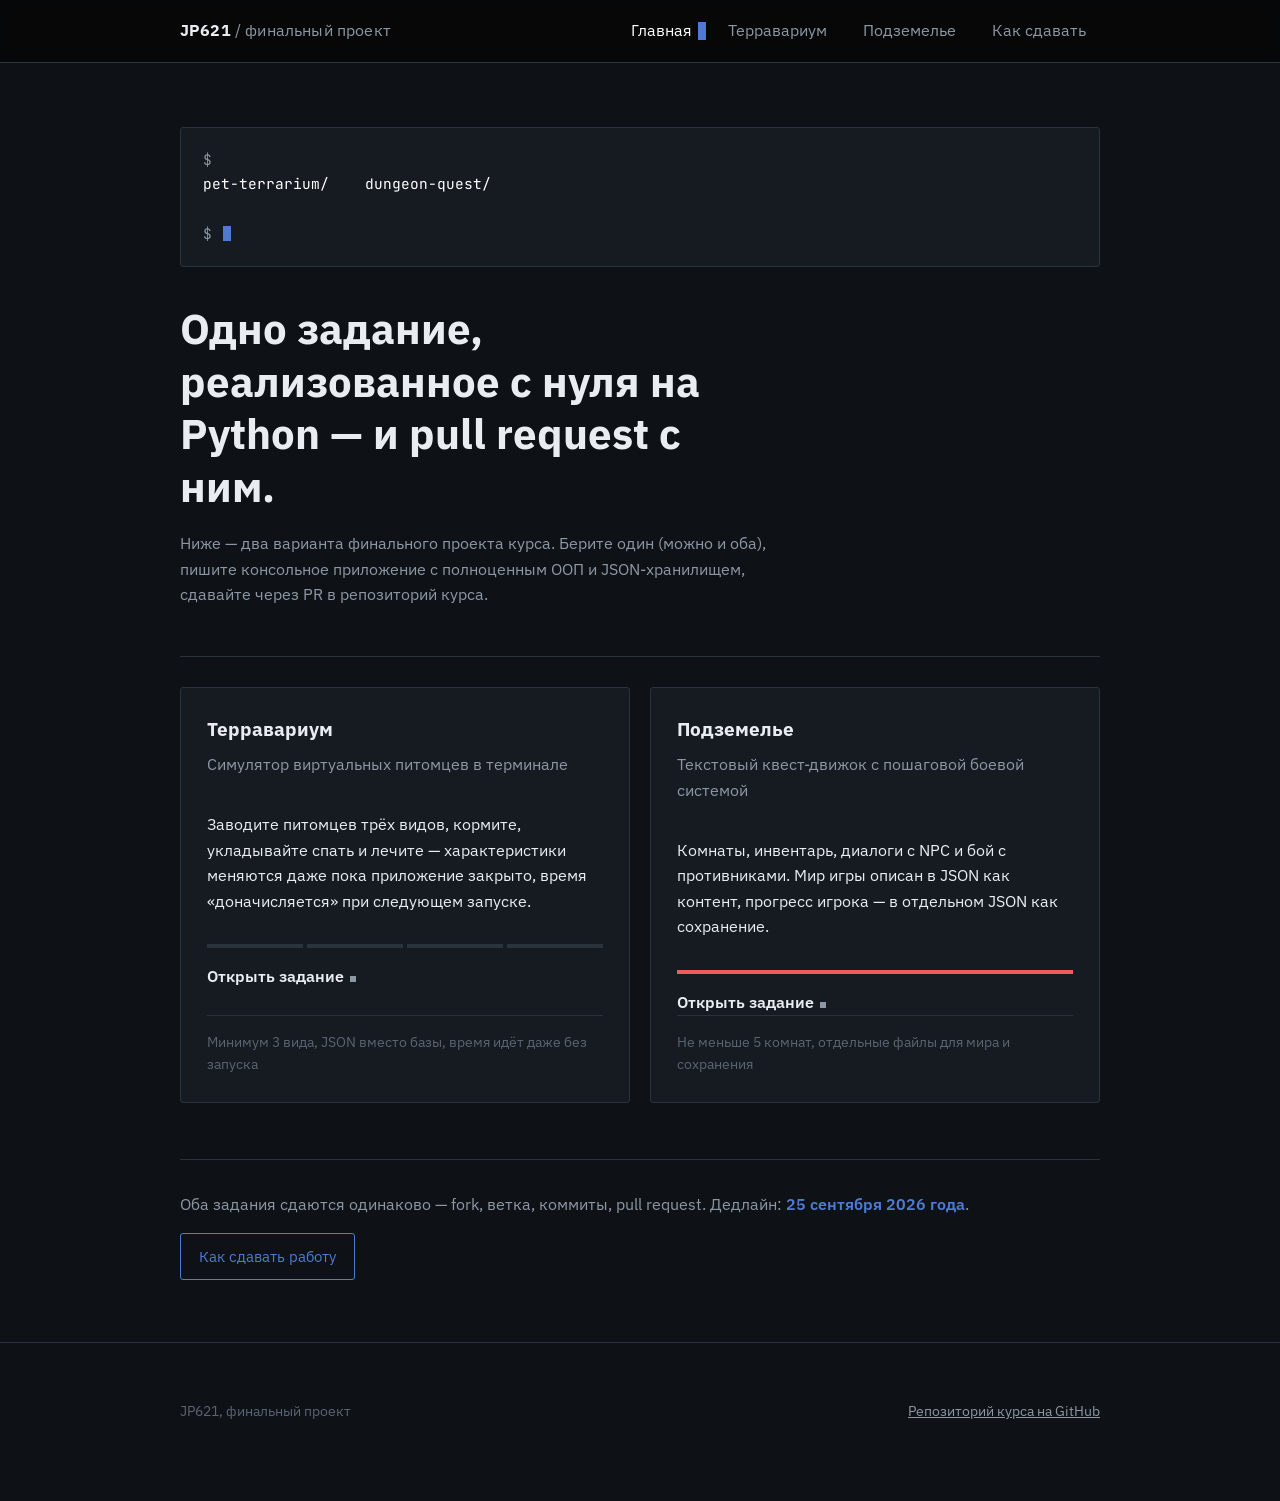
<file: docs/index.html>
<!doctype html>
<html lang="ru">
<head>
  <meta charset="utf-8" />
  <meta name="viewport" content="width=device-width, initial-scale=1" />
  <title>JP621 — финальный проект</title>
  <meta name="description" content="Два задания финального проекта курса JP621: Терравариум и Подземелье. Выберите одно, реализуйте на Python и сдайте через pull request." />
  <link rel="stylesheet" href="assets/style.css" />
</head>
<body>
  <header class="site-header">
    <div class="shell nav">
      <a class="nav-brand" href="index.html">JP621 <span class="dim">/ финальный проект</span></a>
      <button class="nav-toggle" aria-expanded="false" aria-controls="nav-links" aria-label="Открыть меню"><span></span></button>
      <ul class="nav-links" id="nav-links">
        <li><a href="index.html" aria-current="page">Главная</a></li>
        <li><a href="pet-terrarium.html">Терравариум</a></li>
        <li><a href="dungeon-quest.html">Подземелье</a></li>
        <li><a href="submission.html">Как сдавать</a></li>
      </ul>
    </div>
  </header>

  <section class="hero shell">
    <div class="terminal" role="img" aria-label="Терминал: ls projects/ выводит pet-terrarium и dungeon-quest, затем cat README.md">
      <div class="line"><span class="prompt">$ </span><span class="type-cmd" style="--n:12; --d:0.15s">ls projects/</span></div>
      <div class="line type-out" style="--d:0.85s"><span class="out">pet-terrarium/    dungeon-quest/</span></div>
      <div class="line">&nbsp;</div>
      <div class="line"><span class="prompt">$ </span><span class="type-cmd" style="--n:13; --d:1.25s">cat README.md</span><span class="caret" style="--d:1.85s"></span></div>
    </div>

    <h1>Одно задание, реализованное с нуля на Python — и pull request с ним.</h1>
    <p>
      Ниже — два варианта финального проекта курса. Берите один (можно и оба),
      пишите консольное приложение с полноценным ООП и JSON-хранилищем, сдавайте
      через PR в репозиторий курса.
    </p>
  </section>

  <main class="shell">
    <div class="grid-2">
      <a class="card terrarium" href="pet-terrarium.html">
        <h3>Терравариум</h3>
        <p class="tagline">Симулятор виртуальных питомцев в терминале</p>
        <p>
          Заводите питомцев трёх видов, кормите, укладывайте спать и лечите —
          характеристики меняются даже пока приложение закрыто, время
          «доначисляется» при следующем запуске.
        </p>
        <div class="vitals" aria-hidden="true">
          <span></span><span></span><span></span><span></span>
        </div>
        <span class="go">Открыть задание</span>
        <div class="meta">Минимум 3 вида, JSON вместо базы, время идёт даже без запуска</div>
      </a>

      <a class="card dungeon" href="dungeon-quest.html">
        <h3>Подземелье</h3>
        <p class="tagline">Текстовый квест-движок с пошаговой боевой системой</p>
        <p>
          Комнаты, инвентарь, диалоги с NPC и бой с противниками. Мир игры
          описан в JSON как контент, прогресс игрока — в отдельном JSON как
          сохранение.
        </p>
        <div class="hp-bar" aria-hidden="true"></div>
        <span class="go">Открыть задание</span>
        <div class="meta">Не меньше 5 комнат, отдельные файлы для мира и сохранения</div>
      </a>
    </div>

    <div class="cta-footer">
      <p>Оба задания сдаются одинаково — fork, ветка, коммиты, pull request. Дедлайн: <strong>25 сентября 2026 года</strong>.</p>
      <a class="btn" href="submission.html">Как сдавать работу</a>
    </div>
  </main>

  <footer class="site-footer">
    <div class="shell row">
      <span>JP621, финальный проект</span>
      <a href="https://github.com/ZakharMarinin/JP621-Final-Project" target="_blank" rel="noopener">Репозиторий курса на GitHub</a>
    </div>
  </footer>

  <script src="assets/script.js"></script>
</body>
</html>
</file>
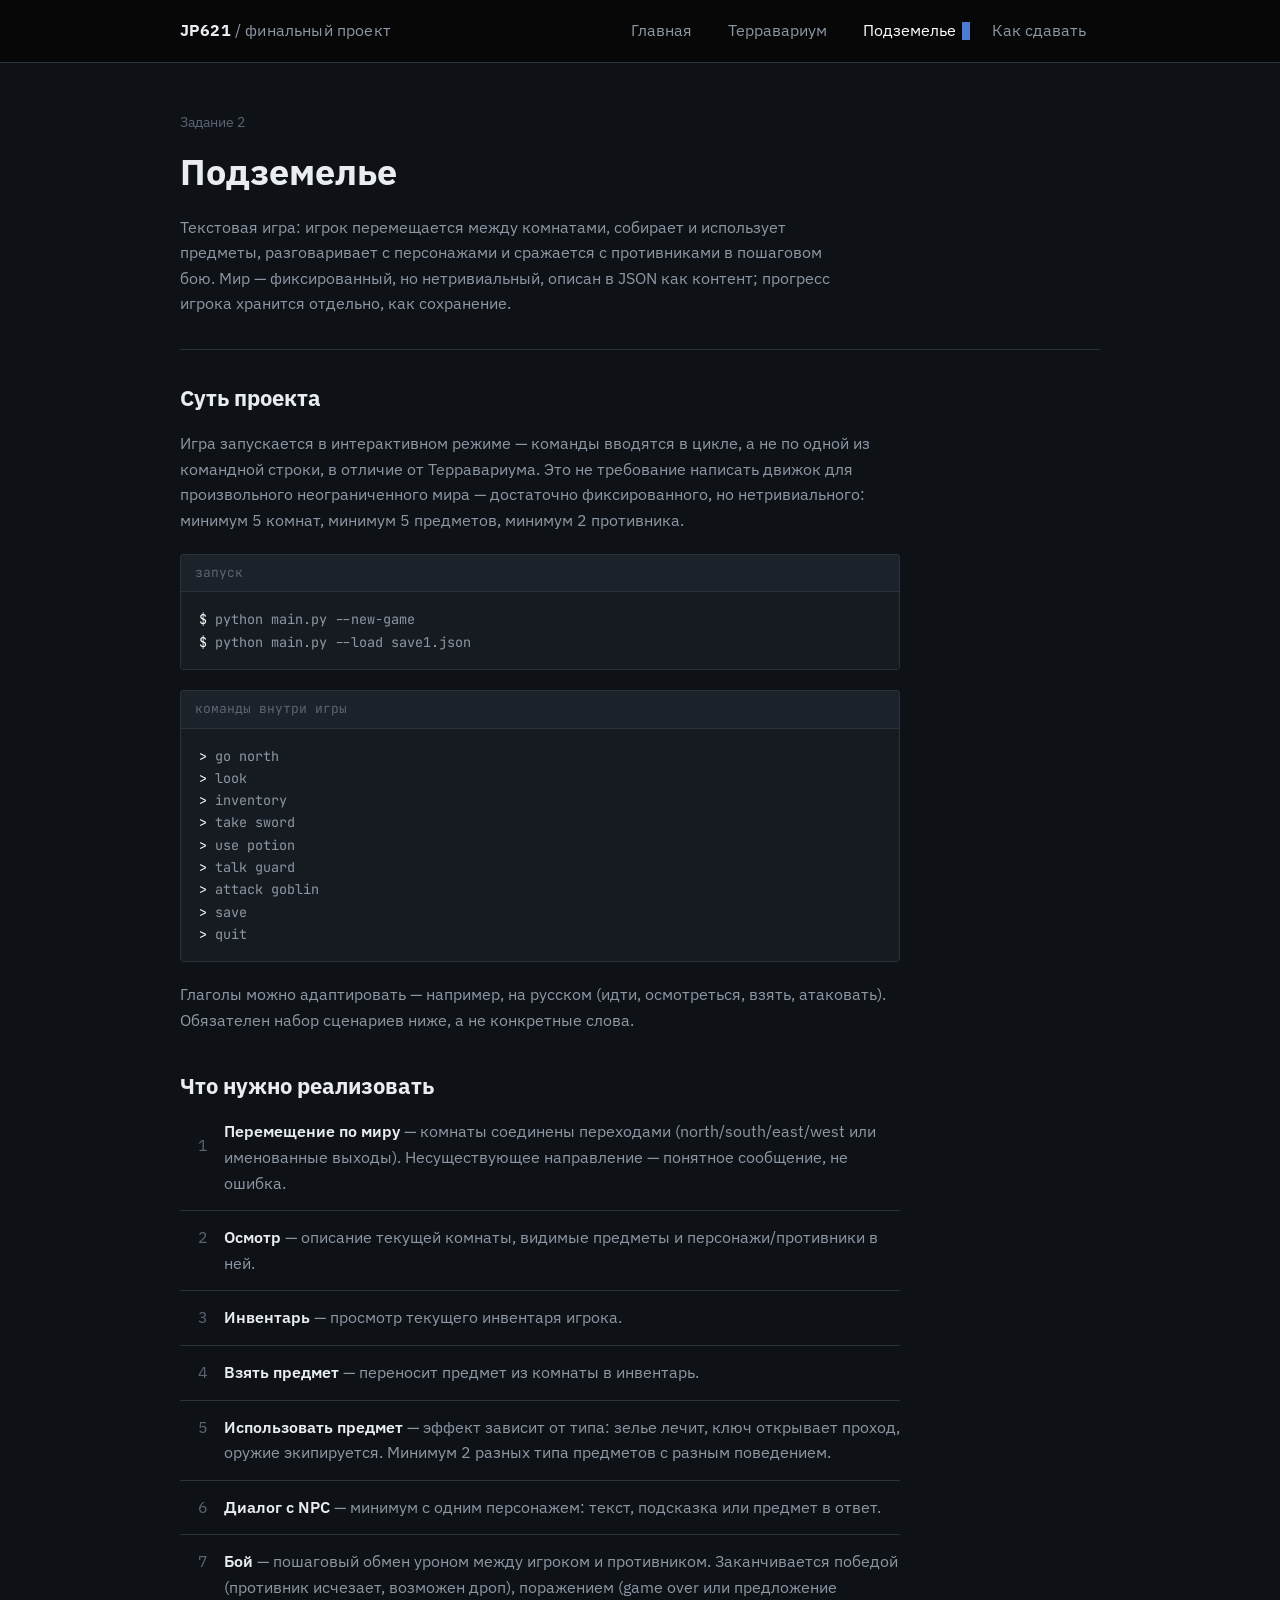
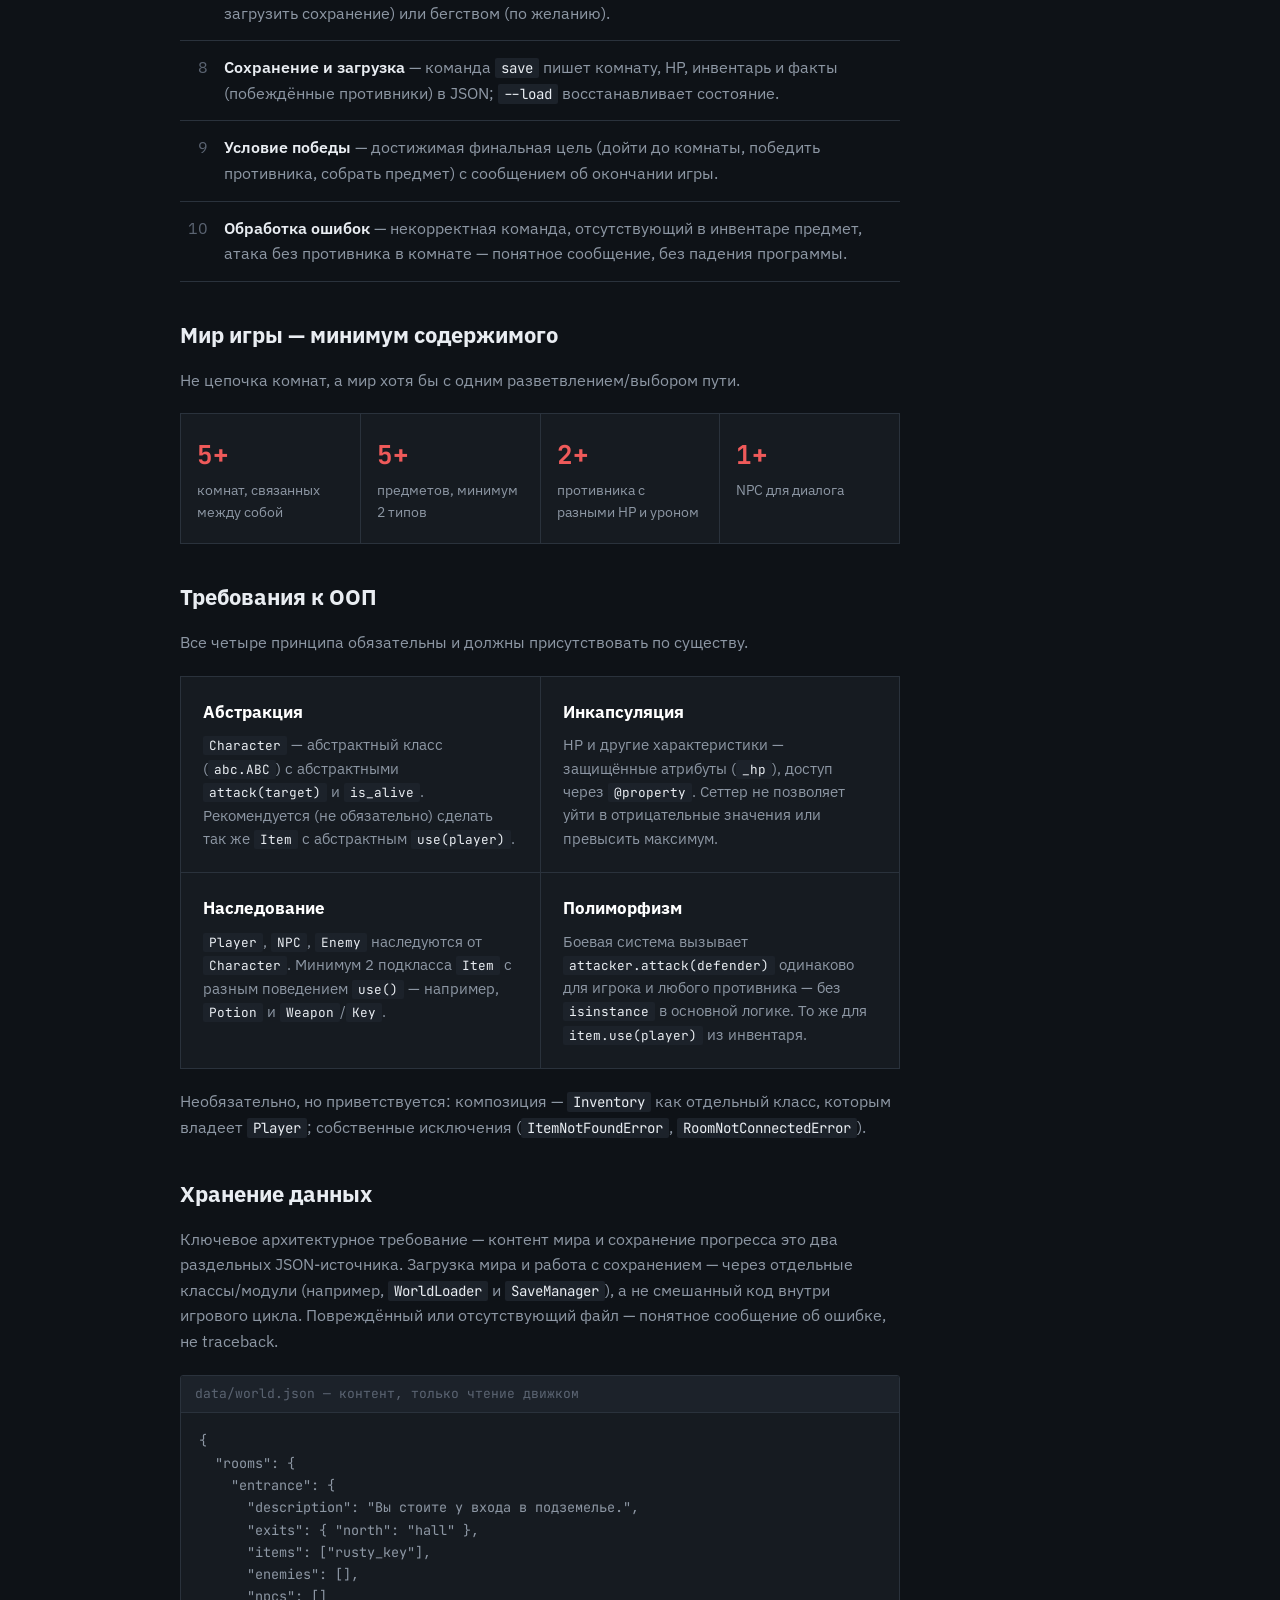
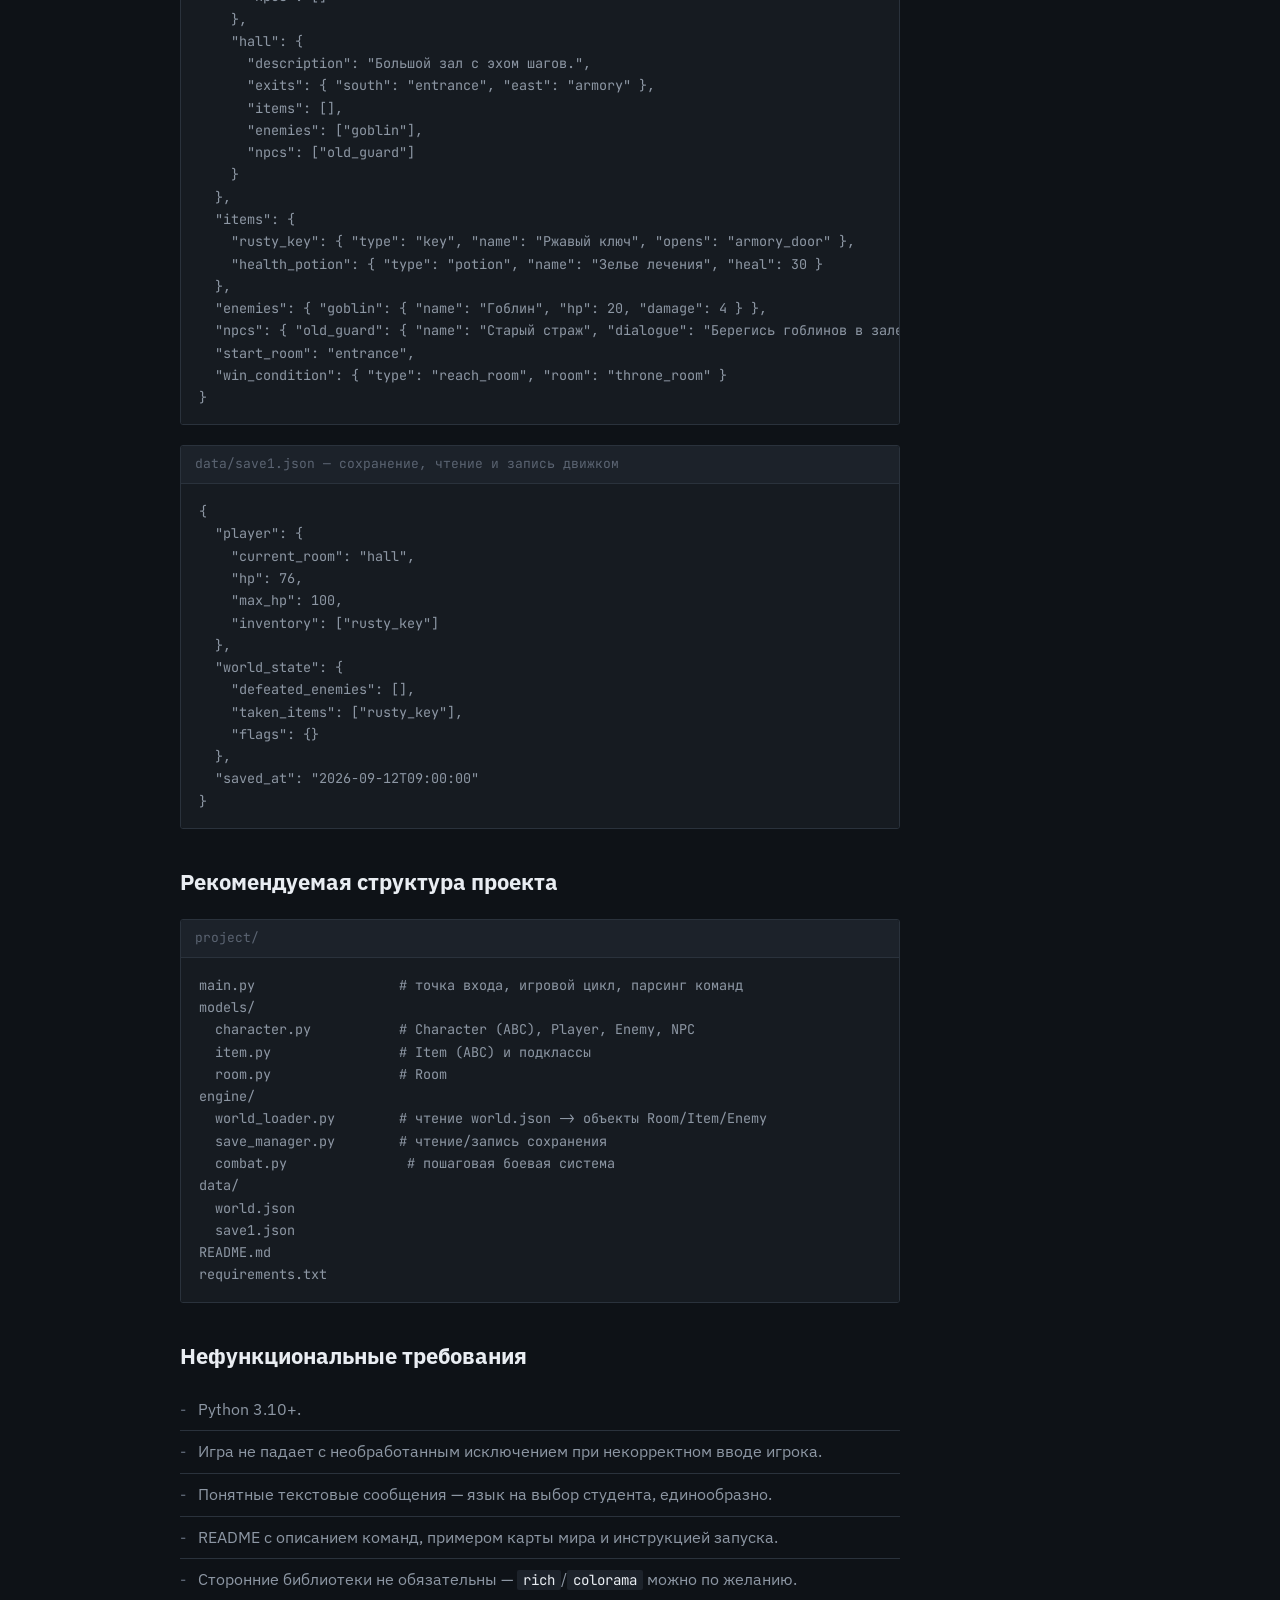
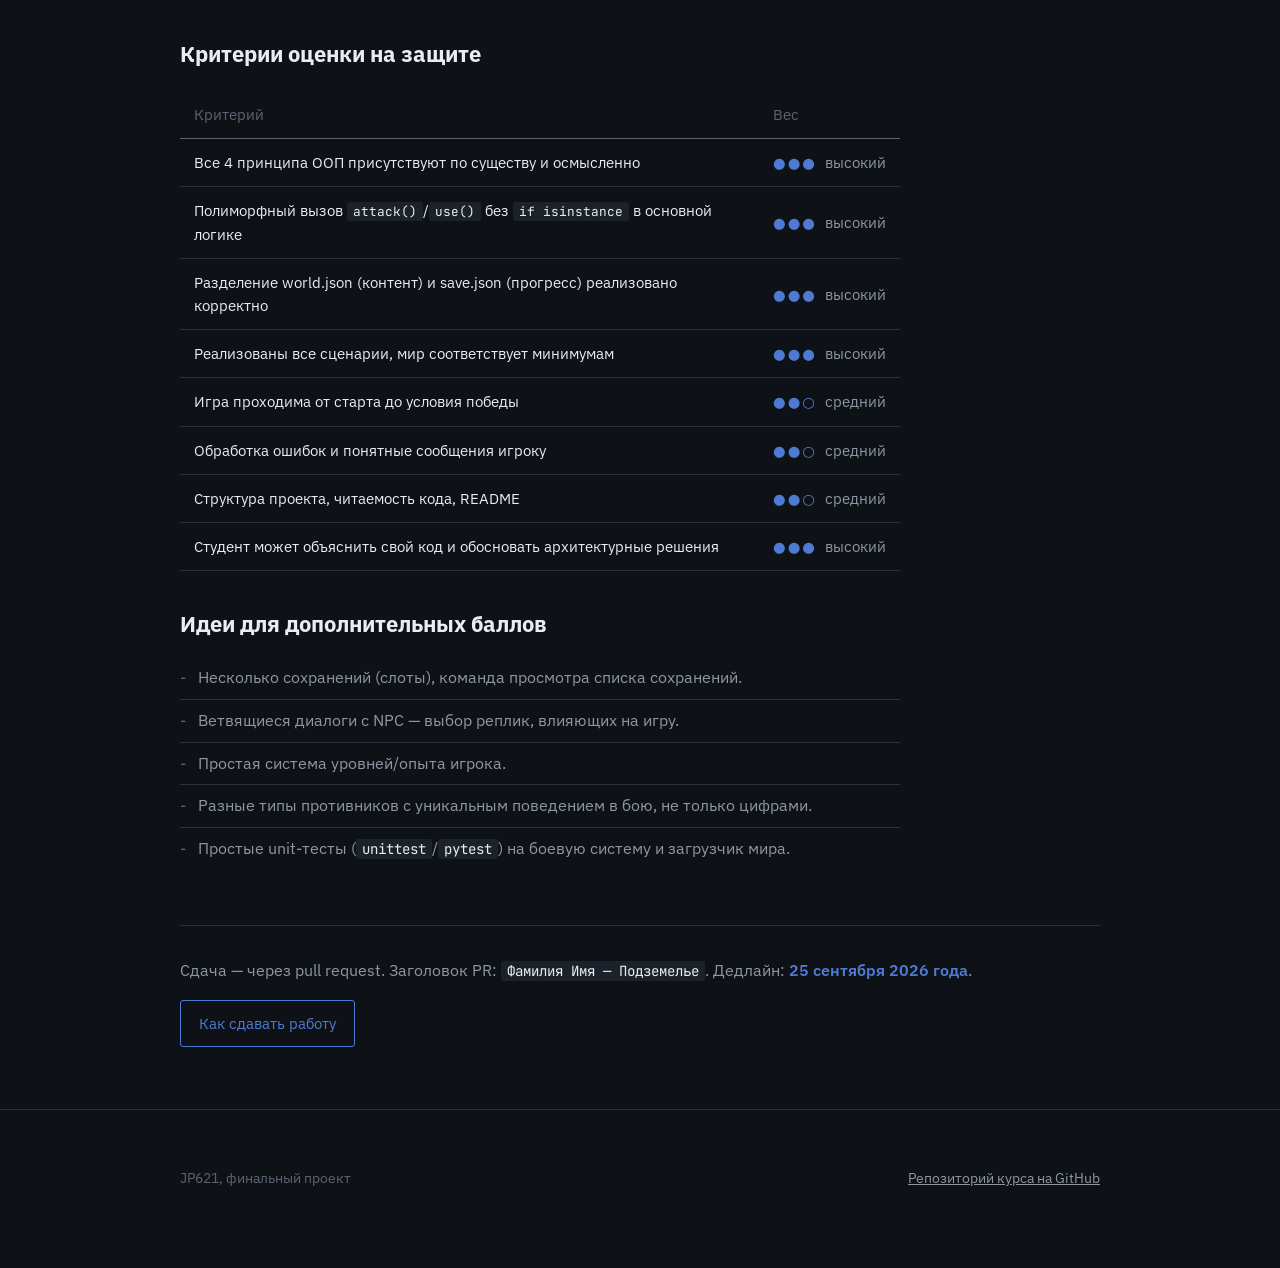
<file: docs/dungeon-quest.html>
<!doctype html>
<html lang="ru">
<head>
  <meta charset="utf-8" />
  <meta name="viewport" content="width=device-width, initial-scale=1" />
  <title>Подземелье — JP621</title>
  <meta name="description" content="ТЗ: Подземелье — текстовый квест-движок с боевой системой. Требования, мир игры, ООП, хранение данных, критерии оценки." />
  <link rel="stylesheet" href="assets/style.css" />
</head>
<body>
  <header class="site-header">
    <div class="shell nav">
      <a class="nav-brand" href="index.html">JP621 <span class="dim">/ финальный проект</span></a>
      <button class="nav-toggle" aria-expanded="false" aria-controls="nav-links" aria-label="Открыть меню"><span></span></button>
      <ul class="nav-links" id="nav-links">
        <li><a href="index.html">Главная</a></li>
        <li><a href="pet-terrarium.html">Терравариум</a></li>
        <li><a href="dungeon-quest.html" aria-current="page">Подземелье</a></li>
        <li><a href="submission.html">Как сдавать</a></li>
      </ul>
    </div>
  </header>

  <div class="shell page-title">
    <p class="kicker">Задание 2</p>
    <h1>Подземелье</h1>
    <p>
      Текстовая игра: игрок перемещается между комнатами, собирает и
      использует предметы, разговаривает с персонажами и сражается с
      противниками в пошаговом бою. Мир — фиксированный, но нетривиальный,
      описан в JSON как контент; прогресс игрока хранится отдельно, как
      сохранение.
    </p>
  </div>

  <main class="shell">
    <div class="prose">
      <section>
        <h2>Суть проекта</h2>
        <p>
          Игра запускается в интерактивном режиме — команды вводятся в цикле,
          а не по одной из командной строки, в отличие от Терравариума. Это не
          требование написать движок для произвольного неограниченного мира —
          достаточно фиксированного, но нетривиального: минимум 5 комнат,
          минимум 5 предметов, минимум 2 противника.
        </p>
        <div class="code-block">
          <div class="tab">запуск</div>
          <pre><span class="hl">$</span> python main.py --new-game
<span class="hl">$</span> python main.py --load save1.json</pre>
        </div>
        <div class="code-block">
          <div class="tab">команды внутри игры</div>
          <pre><span class="hl">&gt;</span> go north
<span class="hl">&gt;</span> look
<span class="hl">&gt;</span> inventory
<span class="hl">&gt;</span> take sword
<span class="hl">&gt;</span> use potion
<span class="hl">&gt;</span> talk guard
<span class="hl">&gt;</span> attack goblin
<span class="hl">&gt;</span> save
<span class="hl">&gt;</span> quit</pre>
        </div>
        <p>Глаголы можно адаптировать — например, на русском (идти, осмотреться, взять, атаковать). Обязателен набор сценариев ниже, а не конкретные слова.</p>
      </section>

      <section>
        <h2>Что нужно реализовать</h2>
        <ol class="reqs">
          <li><strong>Перемещение по миру</strong> — комнаты соединены переходами (north/south/east/west или именованные выходы). Несуществующее направление — понятное сообщение, не ошибка.</li>
          <li><strong>Осмотр</strong> — описание текущей комнаты, видимые предметы и персонажи/противники в ней.</li>
          <li><strong>Инвентарь</strong> — просмотр текущего инвентаря игрока.</li>
          <li><strong>Взять предмет</strong> — переносит предмет из комнаты в инвентарь.</li>
          <li><strong>Использовать предмет</strong> — эффект зависит от типа: зелье лечит, ключ открывает проход, оружие экипируется. Минимум 2 разных типа предметов с разным поведением.</li>
          <li><strong>Диалог с NPC</strong> — минимум с одним персонажем: текст, подсказка или предмет в ответ.</li>
          <li><strong>Бой</strong> — пошаговый обмен уроном между игроком и противником. Заканчивается победой (противник исчезает, возможен дроп), поражением (game over или предложение загрузить сохранение) или бегством (по желанию).</li>
          <li><strong>Сохранение и загрузка</strong> — команда <code>save</code> пишет комнату, HP, инвентарь и факты (побеждённые противники) в JSON; <code>--load</code> восстанавливает состояние.</li>
          <li><strong>Условие победы</strong> — достижимая финальная цель (дойти до комнаты, победить противника, собрать предмет) с сообщением об окончании игры.</li>
          <li><strong>Обработка ошибок</strong> — некорректная команда, отсутствующий в инвентаре предмет, атака без противника в комнате — понятное сообщение, без падения программы.</li>
        </ol>
      </section>

      <section>
        <h2>Мир игры — минимум содержимого</h2>
        <p>Не цепочка комнат, а мир хотя бы с одним разветвлением/выбором пути.</p>
        <div class="stats">
          <div class="stat"><div class="n">5+</div><div class="label">комнат, связанных между собой</div></div>
          <div class="stat"><div class="n">5+</div><div class="label">предметов, минимум 2 типов</div></div>
          <div class="stat"><div class="n">2+</div><div class="label">противника с разными HP и уроном</div></div>
          <div class="stat"><div class="n">1+</div><div class="label">NPC для диалога</div></div>
        </div>
      </section>

      <section>
        <h2>Требования к ООП</h2>
        <p>Все четыре принципа обязательны и должны присутствовать по существу.</p>
        <div class="principles">
          <div class="principle">
            <h3>Абстракция</h3>
            <p><code>Character</code> — абстрактный класс (<code>abc.ABC</code>) с абстрактными <code>attack(target)</code> и <code>is_alive</code>. Рекомендуется (не обязательно) сделать так же <code>Item</code> с абстрактным <code>use(player)</code>.</p>
          </div>
          <div class="principle">
            <h3>Инкапсуляция</h3>
            <p>HP и другие характеристики — защищённые атрибуты (<code>_hp</code>), доступ через <code>@property</code>. Сеттер не позволяет уйти в отрицательные значения или превысить максимум.</p>
          </div>
          <div class="principle">
            <h3>Наследование</h3>
            <p><code>Player</code>, <code>NPC</code>, <code>Enemy</code> наследуются от <code>Character</code>. Минимум 2 подкласса <code>Item</code> с разным поведением <code>use()</code> — например, <code>Potion</code> и <code>Weapon</code>/<code>Key</code>.</p>
          </div>
          <div class="principle">
            <h3>Полиморфизм</h3>
            <p>Боевая система вызывает <code>attacker.attack(defender)</code> одинаково для игрока и любого противника — без <code>isinstance</code> в основной логике. То же для <code>item.use(player)</code> из инвентаря.</p>
          </div>
        </div>
        <p>Необязательно, но приветствуется: композиция — <code>Inventory</code> как отдельный класс, которым владеет <code>Player</code>; собственные исключения (<code>ItemNotFoundError</code>, <code>RoomNotConnectedError</code>).</p>
      </section>

      <section>
        <h2>Хранение данных</h2>
        <p>
          Ключевое архитектурное требование — контент мира и сохранение прогресса это два раздельных JSON-источника. Загрузка мира и работа с сохранением — через отдельные классы/модули (например, <code>WorldLoader</code> и <code>SaveManager</code>), а не смешанный код внутри игрового цикла. Повреждённый или отсутствующий файл — понятное сообщение об ошибке, не traceback.
        </p>
        <div class="code-block">
          <div class="tab">data/world.json — контент, только чтение движком</div>
          <pre>{
  "rooms": {
    "entrance": {
      "description": "Вы стоите у входа в подземелье.",
      "exits": { "north": "hall" },
      "items": ["rusty_key"],
      "enemies": [],
      "npcs": []
    },
    "hall": {
      "description": "Большой зал с эхом шагов.",
      "exits": { "south": "entrance", "east": "armory" },
      "items": [],
      "enemies": ["goblin"],
      "npcs": ["old_guard"]
    }
  },
  "items": {
    "rusty_key": { "type": "key", "name": "Ржавый ключ", "opens": "armory_door" },
    "health_potion": { "type": "potion", "name": "Зелье лечения", "heal": 30 }
  },
  "enemies": { "goblin": { "name": "Гоблин", "hp": 20, "damage": 4 } },
  "npcs": { "old_guard": { "name": "Старый страж", "dialogue": "Берегись гоблинов в зале." } },
  "start_room": "entrance",
  "win_condition": { "type": "reach_room", "room": "throne_room" }
}</pre>
        </div>
        <div class="code-block">
          <div class="tab">data/save1.json — сохранение, чтение и запись движком</div>
          <pre>{
  "player": {
    "current_room": "hall",
    "hp": 76,
    "max_hp": 100,
    "inventory": ["rusty_key"]
  },
  "world_state": {
    "defeated_enemies": [],
    "taken_items": ["rusty_key"],
    "flags": {}
  },
  "saved_at": "2026-09-12T09:00:00"
}</pre>
        </div>
      </section>

      <section>
        <h2>Рекомендуемая структура проекта</h2>
        <div class="code-block">
          <div class="tab">project/</div>
          <pre>main.py                  # точка входа, игровой цикл, парсинг команд
models/
  character.py           # Character (ABC), Player, Enemy, NPC
  item.py                # Item (ABC) и подклассы
  room.py                # Room
engine/
  world_loader.py        # чтение world.json -> объекты Room/Item/Enemy
  save_manager.py        # чтение/запись сохранения
  combat.py               # пошаговая боевая система
data/
  world.json
  save1.json
README.md
requirements.txt</pre>
        </div>
      </section>

      <section>
        <h2>Нефункциональные требования</h2>
        <ul class="plain">
          <li>Python 3.10+.</li>
          <li>Игра не падает с необработанным исключением при некорректном вводе игрока.</li>
          <li>Понятные текстовые сообщения — язык на выбор студента, единообразно.</li>
          <li>README с описанием команд, примером карты мира и инструкцией запуска.</li>
          <li>Сторонние библиотеки не обязательны — <code>rich</code>/<code>colorama</code> можно по желанию.</li>
        </ul>
      </section>

      <section>
        <h2>Критерии оценки на защите</h2>
        <div class="table-wrap">
          <table class="criteria">
            <thead>
              <tr><th>Критерий</th><th>Вес</th></tr>
            </thead>
            <tbody>
              <tr><td>Все 4 принципа ООП присутствуют по существу и осмысленно</td><td class="weight"><span class="dots" aria-hidden="true">●●●</span>высокий</td></tr>
              <tr><td>Полиморфный вызов <code>attack()</code>/<code>use()</code> без <code>if isinstance</code> в основной логике</td><td class="weight"><span class="dots" aria-hidden="true">●●●</span>высокий</td></tr>
              <tr><td>Разделение world.json (контент) и save.json (прогресс) реализовано корректно</td><td class="weight"><span class="dots" aria-hidden="true">●●●</span>высокий</td></tr>
              <tr><td>Реализованы все сценарии, мир соответствует минимумам</td><td class="weight"><span class="dots" aria-hidden="true">●●●</span>высокий</td></tr>
              <tr><td>Игра проходима от старта до условия победы</td><td class="weight"><span class="dots" aria-hidden="true">●●○</span>средний</td></tr>
              <tr><td>Обработка ошибок и понятные сообщения игроку</td><td class="weight"><span class="dots" aria-hidden="true">●●○</span>средний</td></tr>
              <tr><td>Структура проекта, читаемость кода, README</td><td class="weight"><span class="dots" aria-hidden="true">●●○</span>средний</td></tr>
              <tr><td>Студент может объяснить свой код и обосновать архитектурные решения</td><td class="weight"><span class="dots" aria-hidden="true">●●●</span>высокий</td></tr>
            </tbody>
          </table>
        </div>
      </section>

      <section>
        <h2>Идеи для дополнительных баллов</h2>
        <ul class="plain">
          <li>Несколько сохранений (слоты), команда просмотра списка сохранений.</li>
          <li>Ветвящиеся диалоги с NPC — выбор реплик, влияющих на игру.</li>
          <li>Простая система уровней/опыта игрока.</li>
          <li>Разные типы противников с уникальным поведением в бою, не только цифрами.</li>
          <li>Простые unit-тесты (<code>unittest</code>/<code>pytest</code>) на боевую систему и загрузчик мира.</li>
        </ul>
      </section>
    </div>

    <div class="cta-footer">
      <p>Сдача — через pull request. Заголовок PR: <code>Фамилия Имя — Подземелье</code>. Дедлайн: <strong>25 сентября 2026 года</strong>.</p>
      <a class="btn" href="submission.html">Как сдавать работу</a>
    </div>
  </main>

  <footer class="site-footer">
    <div class="shell row">
      <span>JP621, финальный проект</span>
      <a href="https://github.com/ZakharMarinin/JP621-Final-Project" target="_blank" rel="noopener">Репозиторий курса на GitHub</a>
    </div>
  </footer>

  <script src="assets/script.js"></script>
</body>
</html>
</file>
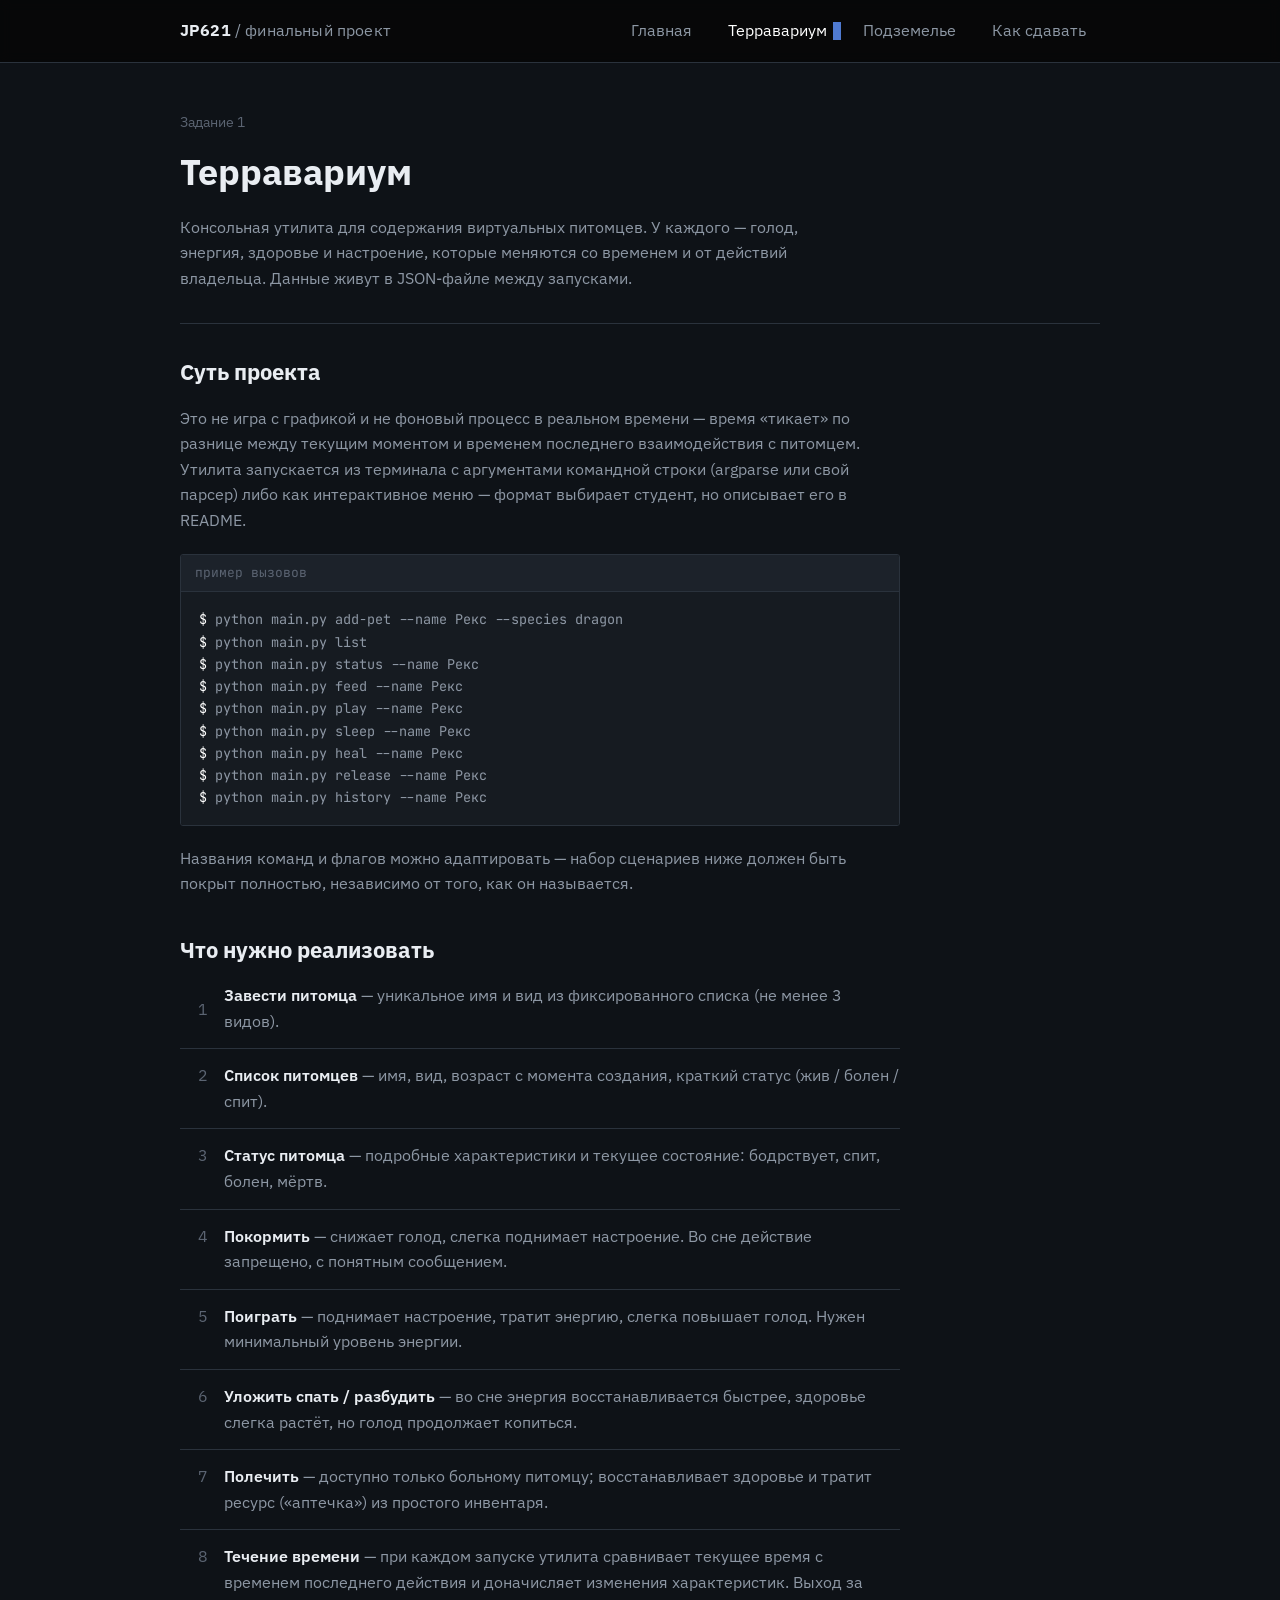
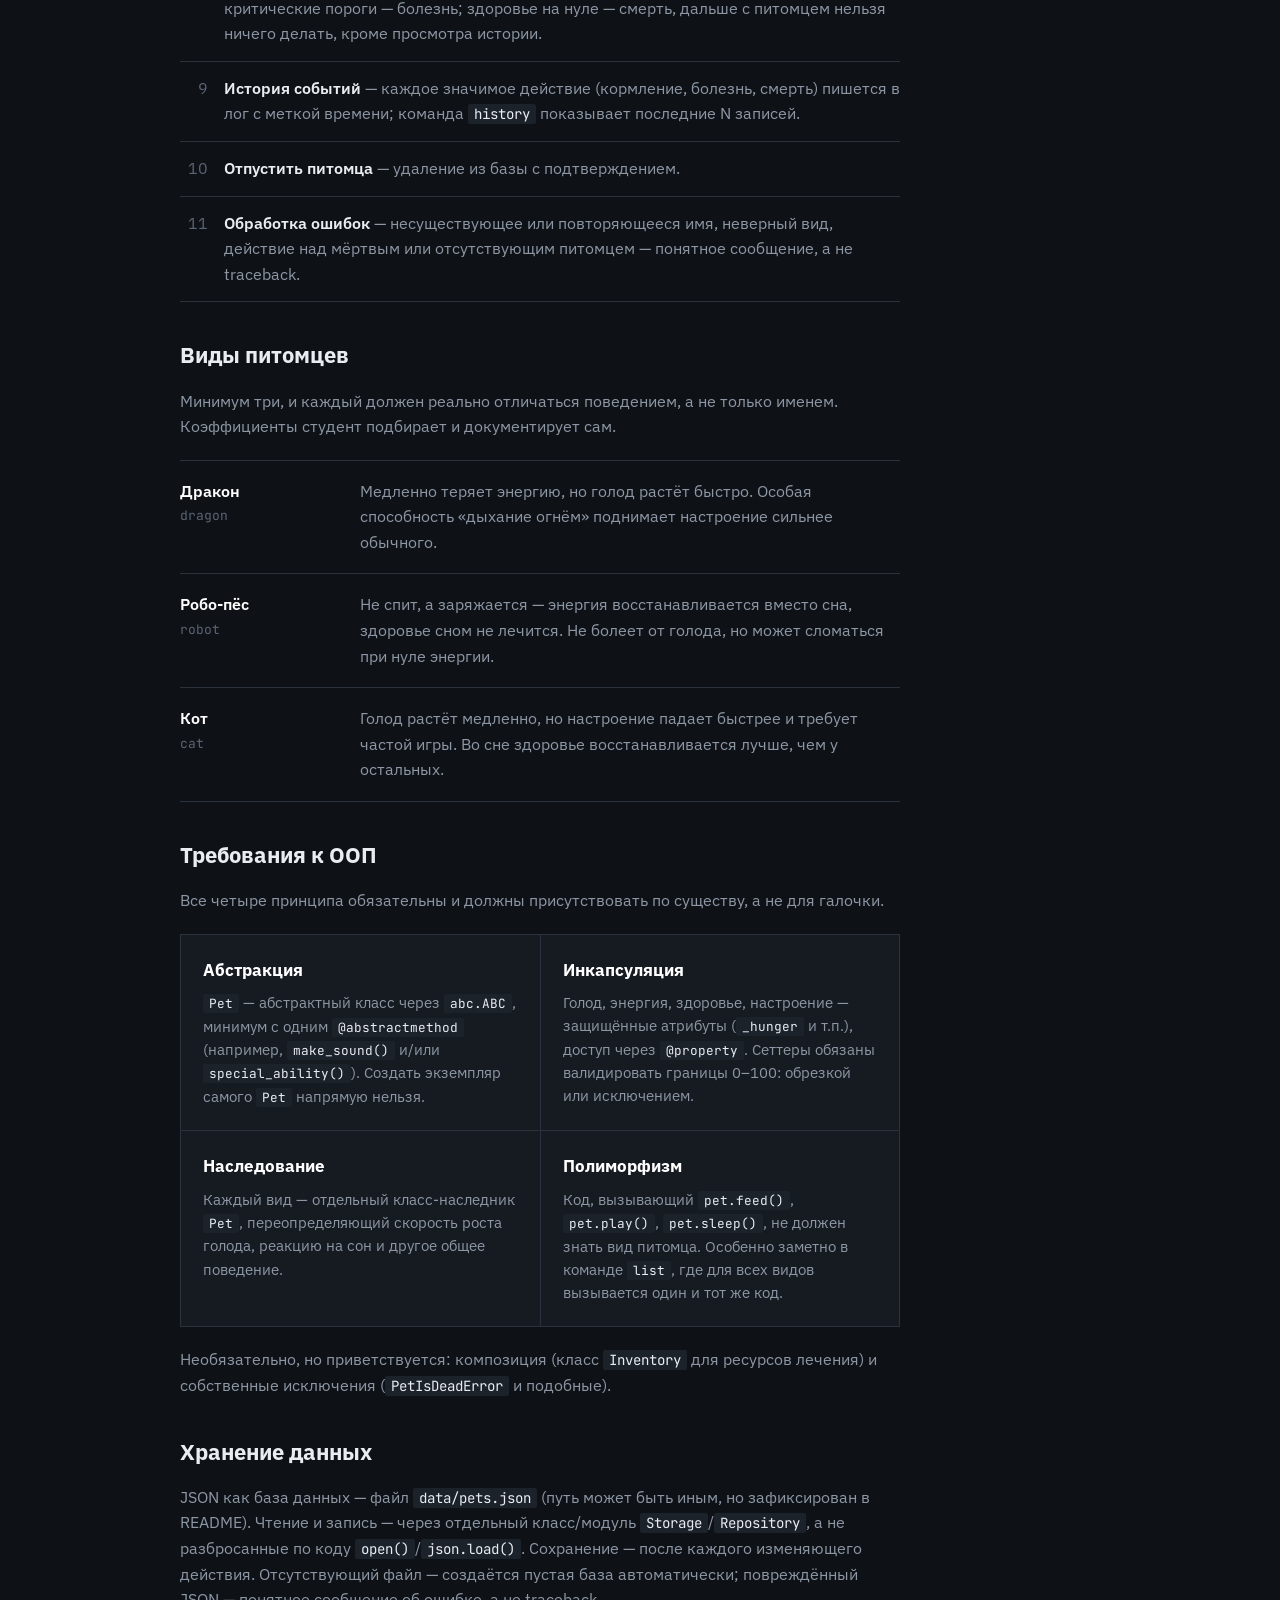
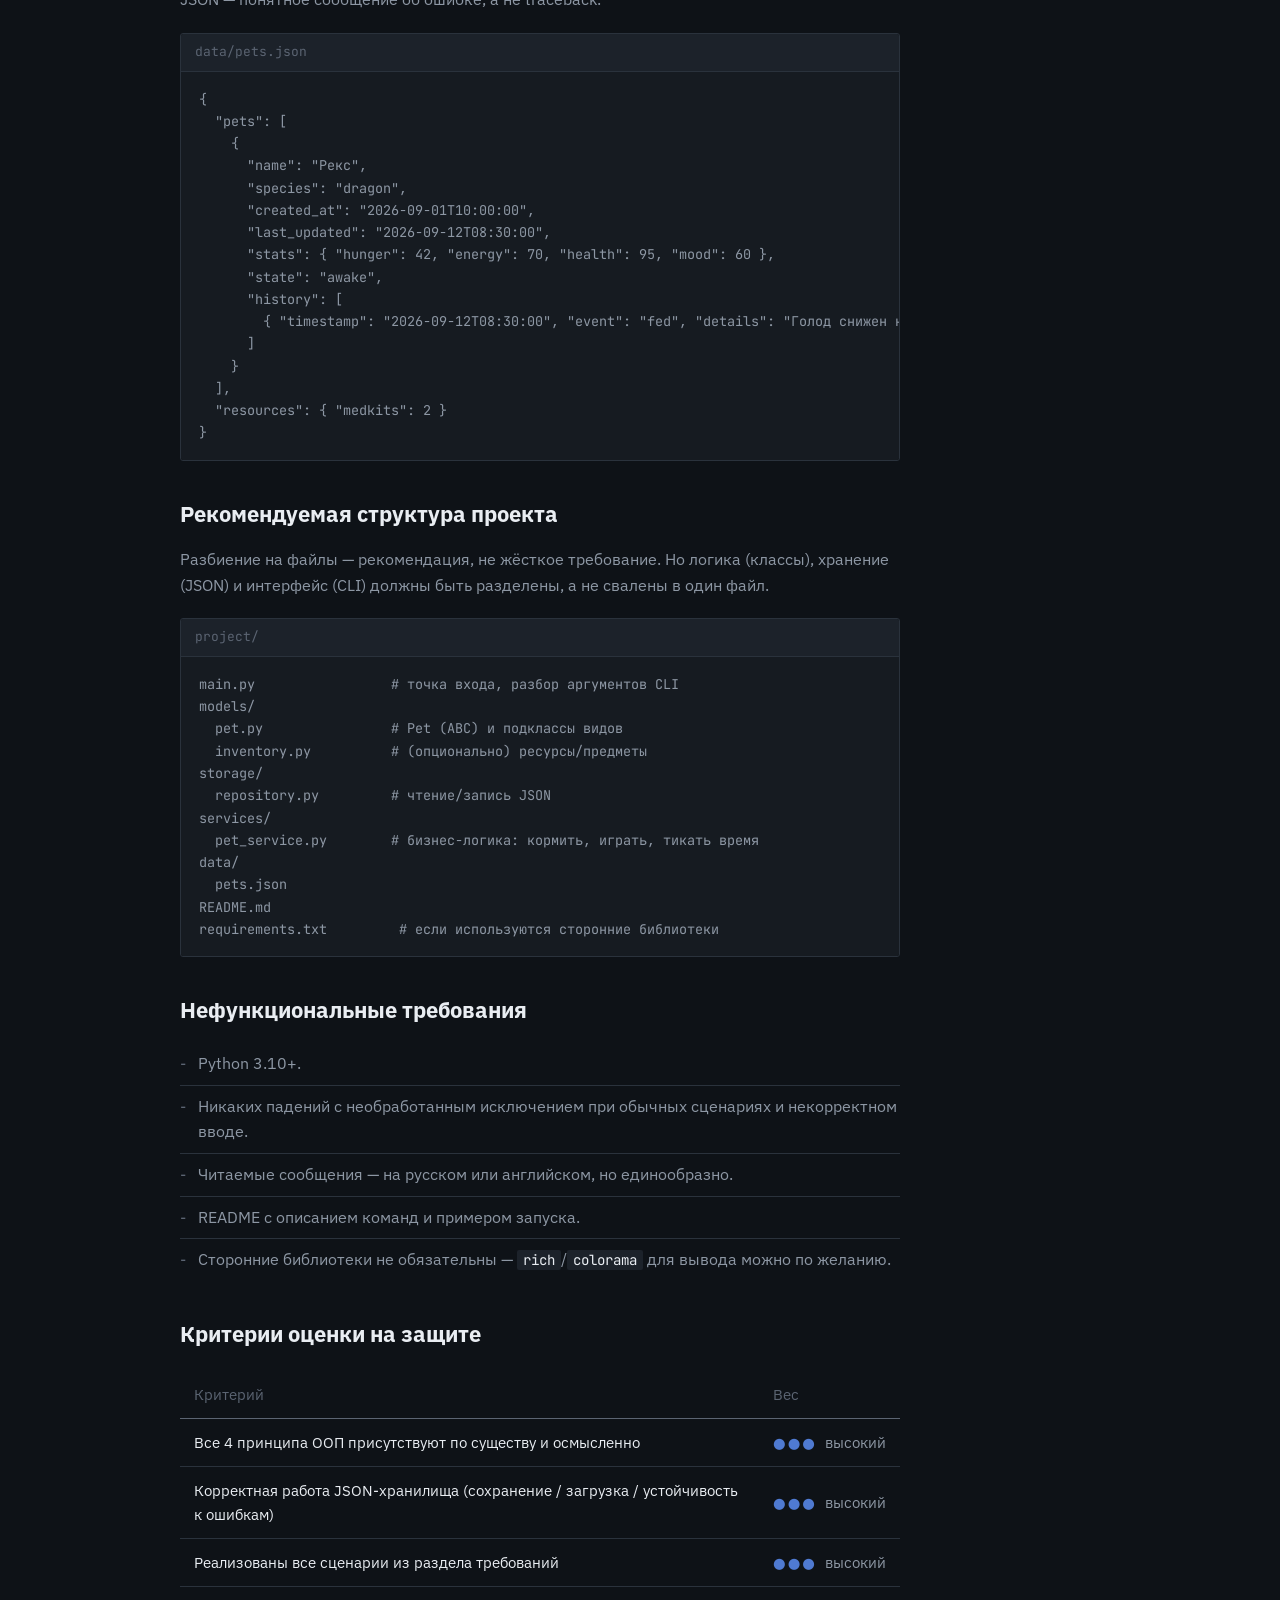
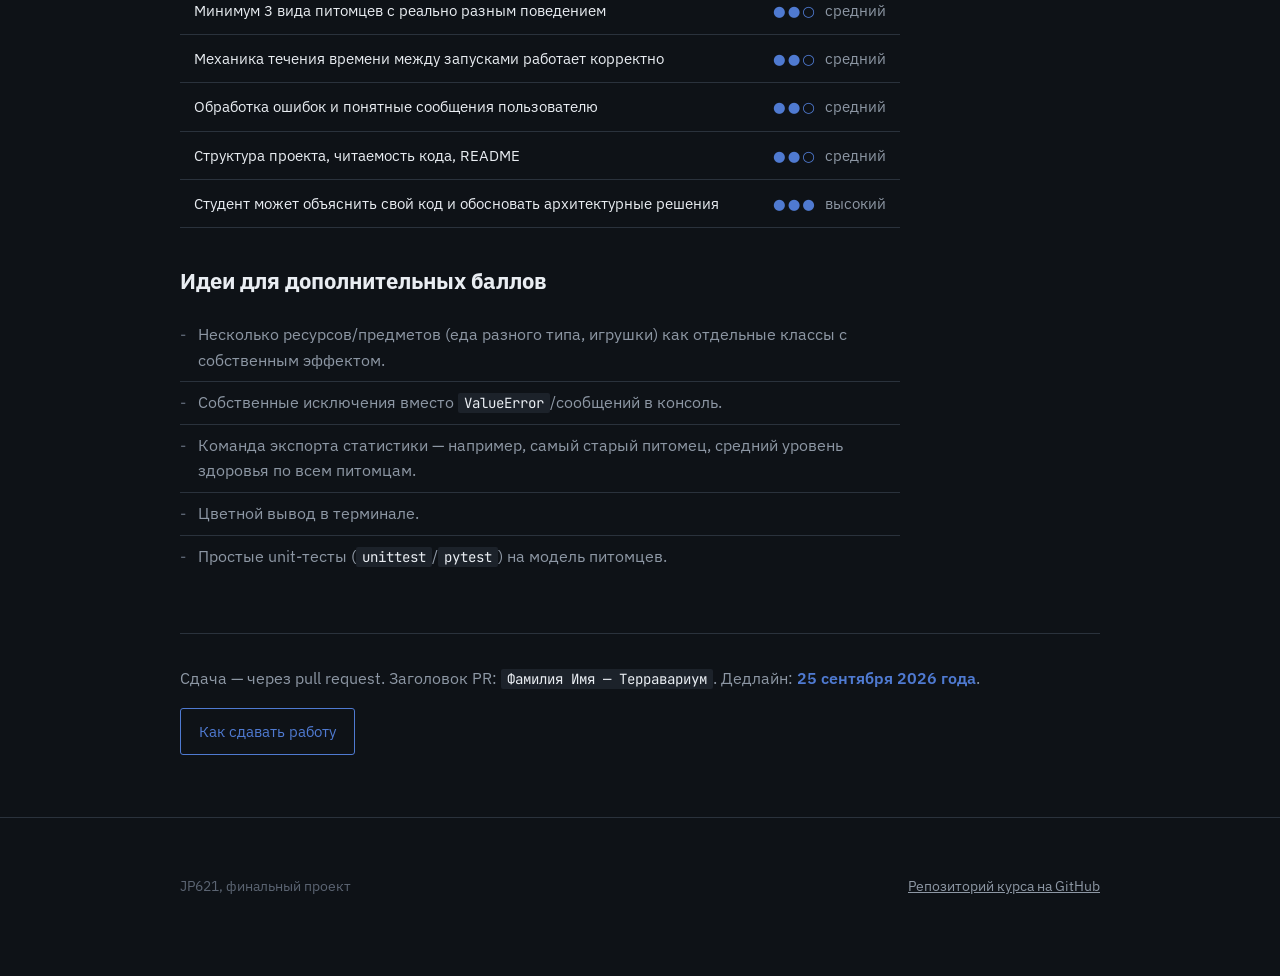
<file: docs/pet-terrarium.html>
<!doctype html>
<html lang="ru">
<head>
  <meta charset="utf-8" />
  <meta name="viewport" content="width=device-width, initial-scale=1" />
  <title>Терравариум — JP621</title>
  <meta name="description" content="ТЗ: Терравариум — симулятор виртуальных питомцев в терминале. Требования, виды питомцев, ООП, хранение данных, критерии оценки." />
  <link rel="stylesheet" href="assets/style.css" />
</head>
<body>
  <header class="site-header">
    <div class="shell nav">
      <a class="nav-brand" href="index.html">JP621 <span class="dim">/ финальный проект</span></a>
      <button class="nav-toggle" aria-expanded="false" aria-controls="nav-links" aria-label="Открыть меню"><span></span></button>
      <ul class="nav-links" id="nav-links">
        <li><a href="index.html">Главная</a></li>
        <li><a href="pet-terrarium.html" aria-current="page">Терравариум</a></li>
        <li><a href="dungeon-quest.html">Подземелье</a></li>
        <li><a href="submission.html">Как сдавать</a></li>
      </ul>
    </div>
  </header>

  <div class="shell page-title">
    <p class="kicker">Задание 1</p>
    <h1>Терравариум</h1>
    <p>
      Консольная утилита для содержания виртуальных питомцев. У каждого —
      голод, энергия, здоровье и настроение, которые меняются со временем и от
      действий владельца. Данные живут в JSON-файле между запусками.
    </p>
  </div>

  <main class="shell">
    <div class="prose">
      <section>
        <h2>Суть проекта</h2>
        <p>
          Это не игра с графикой и не фоновый процесс в реальном времени — время
          «тикает» по разнице между текущим моментом и временем последнего
          взаимодействия с питомцем. Утилита запускается из терминала с
          аргументами командной строки (argparse или свой парсер) либо как
          интерактивное меню — формат выбирает студент, но описывает его в
          README.
        </p>
        <div class="code-block">
          <div class="tab">пример вызовов</div>
          <pre><span class="hl">$</span> python main.py add-pet --name Рекс --species dragon
<span class="hl">$</span> python main.py list
<span class="hl">$</span> python main.py status --name Рекс
<span class="hl">$</span> python main.py feed --name Рекс
<span class="hl">$</span> python main.py play --name Рекс
<span class="hl">$</span> python main.py sleep --name Рекс
<span class="hl">$</span> python main.py heal --name Рекс
<span class="hl">$</span> python main.py release --name Рекс
<span class="hl">$</span> python main.py history --name Рекс</pre>
        </div>
        <p>
          Названия команд и флагов можно адаптировать — набор сценариев ниже
          должен быть покрыт полностью, независимо от того, как он называется.
        </p>
      </section>

      <section>
        <h2>Что нужно реализовать</h2>
        <ol class="reqs">
          <li><strong>Завести питомца</strong> — уникальное имя и вид из фиксированного списка (не менее 3 видов).</li>
          <li><strong>Список питомцев</strong> — имя, вид, возраст с момента создания, краткий статус (жив / болен / спит).</li>
          <li><strong>Статус питомца</strong> — подробные характеристики и текущее состояние: бодрствует, спит, болен, мёртв.</li>
          <li><strong>Покормить</strong> — снижает голод, слегка поднимает настроение. Во сне действие запрещено, с понятным сообщением.</li>
          <li><strong>Поиграть</strong> — поднимает настроение, тратит энергию, слегка повышает голод. Нужен минимальный уровень энергии.</li>
          <li><strong>Уложить спать / разбудить</strong> — во сне энергия восстанавливается быстрее, здоровье слегка растёт, но голод продолжает копиться.</li>
          <li><strong>Полечить</strong> — доступно только больному питомцу; восстанавливает здоровье и тратит ресурс («аптечка») из простого инвентаря.</li>
          <li><strong>Течение времени</strong> — при каждом запуске утилита сравнивает текущее время с временем последнего действия и доначисляет изменения характеристик. Выход за критические пороги — болезнь; здоровье на нуле — смерть, дальше с питомцем нельзя ничего делать, кроме просмотра истории.</li>
          <li><strong>История событий</strong> — каждое значимое действие (кормление, болезнь, смерть) пишется в лог с меткой времени; команда <code>history</code> показывает последние N записей.</li>
          <li><strong>Отпустить питомца</strong> — удаление из базы с подтверждением.</li>
          <li><strong>Обработка ошибок</strong> — несуществующее или повторяющееся имя, неверный вид, действие над мёртвым или отсутствующим питомцем — понятное сообщение, а не traceback.</li>
        </ol>
      </section>

      <section>
        <h2>Виды питомцев</h2>
        <p>Минимум три, и каждый должен реально отличаться поведением, а не только именем. Коэффициенты студент подбирает и документирует сам.</p>
        <dl class="dl">
          <div class="dl-row">
            <dt>Дракон<span class="code">dragon</span></dt>
            <dd>Медленно теряет энергию, но голод растёт быстро. Особая способность «дыхание огнём» поднимает настроение сильнее обычного.</dd>
          </div>
          <div class="dl-row">
            <dt>Робо-пёс<span class="code">robot</span></dt>
            <dd>Не спит, а заряжается — энергия восстанавливается вместо сна, здоровье сном не лечится. Не болеет от голода, но может сломаться при нуле энергии.</dd>
          </div>
          <div class="dl-row">
            <dt>Кот<span class="code">cat</span></dt>
            <dd>Голод растёт медленно, но настроение падает быстрее и требует частой игры. Во сне здоровье восстанавливается лучше, чем у остальных.</dd>
          </div>
        </dl>
      </section>

      <section>
        <h2>Требования к ООП</h2>
        <p>Все четыре принципа обязательны и должны присутствовать по существу, а не для галочки.</p>
        <div class="principles">
          <div class="principle">
            <h3>Абстракция</h3>
            <p><code>Pet</code> — абстрактный класс через <code>abc.ABC</code>, минимум с одним <code>@abstractmethod</code> (например, <code>make_sound()</code> и/или <code>special_ability()</code>). Создать экземпляр самого <code>Pet</code> напрямую нельзя.</p>
          </div>
          <div class="principle">
            <h3>Инкапсуляция</h3>
            <p>Голод, энергия, здоровье, настроение — защищённые атрибуты (<code>_hunger</code> и т.п.), доступ через <code>@property</code>. Сеттеры обязаны валидировать границы 0–100: обрезкой или исключением.</p>
          </div>
          <div class="principle">
            <h3>Наследование</h3>
            <p>Каждый вид — отдельный класс-наследник <code>Pet</code>, переопределяющий скорость роста голода, реакцию на сон и другое общее поведение.</p>
          </div>
          <div class="principle">
            <h3>Полиморфизм</h3>
            <p>Код, вызывающий <code>pet.feed()</code>, <code>pet.play()</code>, <code>pet.sleep()</code>, не должен знать вид питомца. Особенно заметно в команде <code>list</code>, где для всех видов вызывается один и тот же код.</p>
          </div>
        </div>
        <p>Необязательно, но приветствуется: композиция (класс <code>Inventory</code> для ресурсов лечения) и собственные исключения (<code>PetIsDeadError</code> и подобные).</p>
      </section>

      <section>
        <h2>Хранение данных</h2>
        <p>
          JSON как база данных — файл <code>data/pets.json</code> (путь может быть иным, но зафиксирован в README). Чтение и запись — через отдельный класс/модуль <code>Storage</code>/<code>Repository</code>, а не разбросанные по коду <code>open()</code>/<code>json.load()</code>. Сохранение — после каждого изменяющего действия. Отсутствующий файл — создаётся пустая база автоматически; повреждённый JSON — понятное сообщение об ошибке, а не traceback.
        </p>
        <div class="code-block">
          <div class="tab">data/pets.json</div>
          <pre>{
  "pets": [
    {
      "name": "Рекс",
      "species": "dragon",
      "created_at": "2026-09-01T10:00:00",
      "last_updated": "2026-09-12T08:30:00",
      "stats": { "hunger": 42, "energy": 70, "health": 95, "mood": 60 },
      "state": "awake",
      "history": [
        { "timestamp": "2026-09-12T08:30:00", "event": "fed", "details": "Голод снижен на 20" }
      ]
    }
  ],
  "resources": { "medkits": 2 }
}</pre>
        </div>
      </section>

      <section>
        <h2>Рекомендуемая структура проекта</h2>
        <p>Разбиение на файлы — рекомендация, не жёсткое требование. Но логика (классы), хранение (JSON) и интерфейс (CLI) должны быть разделены, а не свалены в один файл.</p>
        <div class="code-block">
          <div class="tab">project/</div>
          <pre>main.py                 # точка входа, разбор аргументов CLI
models/
  pet.py                # Pet (ABC) и подклассы видов
  inventory.py          # (опционально) ресурсы/предметы
storage/
  repository.py         # чтение/запись JSON
services/
  pet_service.py        # бизнес-логика: кормить, играть, тикать время
data/
  pets.json
README.md
requirements.txt         # если используются сторонние библиотеки</pre>
        </div>
      </section>

      <section>
        <h2>Нефункциональные требования</h2>
        <ul class="plain">
          <li>Python 3.10+.</li>
          <li>Никаких падений с необработанным исключением при обычных сценариях и некорректном вводе.</li>
          <li>Читаемые сообщения — на русском или английском, но единообразно.</li>
          <li>README с описанием команд и примером запуска.</li>
          <li>Сторонние библиотеки не обязательны — <code>rich</code>/<code>colorama</code> для вывода можно по желанию.</li>
        </ul>
      </section>

      <section>
        <h2>Критерии оценки на защите</h2>
        <div class="table-wrap">
          <table class="criteria">
            <thead>
              <tr><th>Критерий</th><th>Вес</th></tr>
            </thead>
            <tbody>
              <tr><td>Все 4 принципа ООП присутствуют по существу и осмысленно</td><td class="weight"><span class="dots" aria-hidden="true">●●●</span>высокий</td></tr>
              <tr><td>Корректная работа JSON-хранилища (сохранение / загрузка / устойчивость к ошибкам)</td><td class="weight"><span class="dots" aria-hidden="true">●●●</span>высокий</td></tr>
              <tr><td>Реализованы все сценарии из раздела требований</td><td class="weight"><span class="dots" aria-hidden="true">●●●</span>высокий</td></tr>
              <tr><td>Минимум 3 вида питомцев с реально разным поведением</td><td class="weight"><span class="dots" aria-hidden="true">●●○</span>средний</td></tr>
              <tr><td>Механика течения времени между запусками работает корректно</td><td class="weight"><span class="dots" aria-hidden="true">●●○</span>средний</td></tr>
              <tr><td>Обработка ошибок и понятные сообщения пользователю</td><td class="weight"><span class="dots" aria-hidden="true">●●○</span>средний</td></tr>
              <tr><td>Структура проекта, читаемость кода, README</td><td class="weight"><span class="dots" aria-hidden="true">●●○</span>средний</td></tr>
              <tr><td>Студент может объяснить свой код и обосновать архитектурные решения</td><td class="weight"><span class="dots" aria-hidden="true">●●●</span>высокий</td></tr>
            </tbody>
          </table>
        </div>
      </section>

      <section>
        <h2>Идеи для дополнительных баллов</h2>
        <ul class="plain">
          <li>Несколько ресурсов/предметов (еда разного типа, игрушки) как отдельные классы с собственным эффектом.</li>
          <li>Собственные исключения вместо <code>ValueError</code>/сообщений в консоль.</li>
          <li>Команда экспорта статистики — например, самый старый питомец, средний уровень здоровья по всем питомцам.</li>
          <li>Цветной вывод в терминале.</li>
          <li>Простые unit-тесты (<code>unittest</code>/<code>pytest</code>) на модель питомцев.</li>
        </ul>
      </section>
    </div>

    <div class="cta-footer">
      <p>Сдача — через pull request. Заголовок PR: <code>Фамилия Имя — Терравариум</code>. Дедлайн: <strong>25 сентября 2026 года</strong>.</p>
      <a class="btn" href="submission.html">Как сдавать работу</a>
    </div>
  </main>

  <footer class="site-footer">
    <div class="shell row">
      <span>JP621, финальный проект</span>
      <a href="https://github.com/ZakharMarinin/JP621-Final-Project" target="_blank" rel="noopener">Репозиторий курса на GitHub</a>
    </div>
  </footer>

  <script src="assets/script.js"></script>
</body>
</html>
</file>
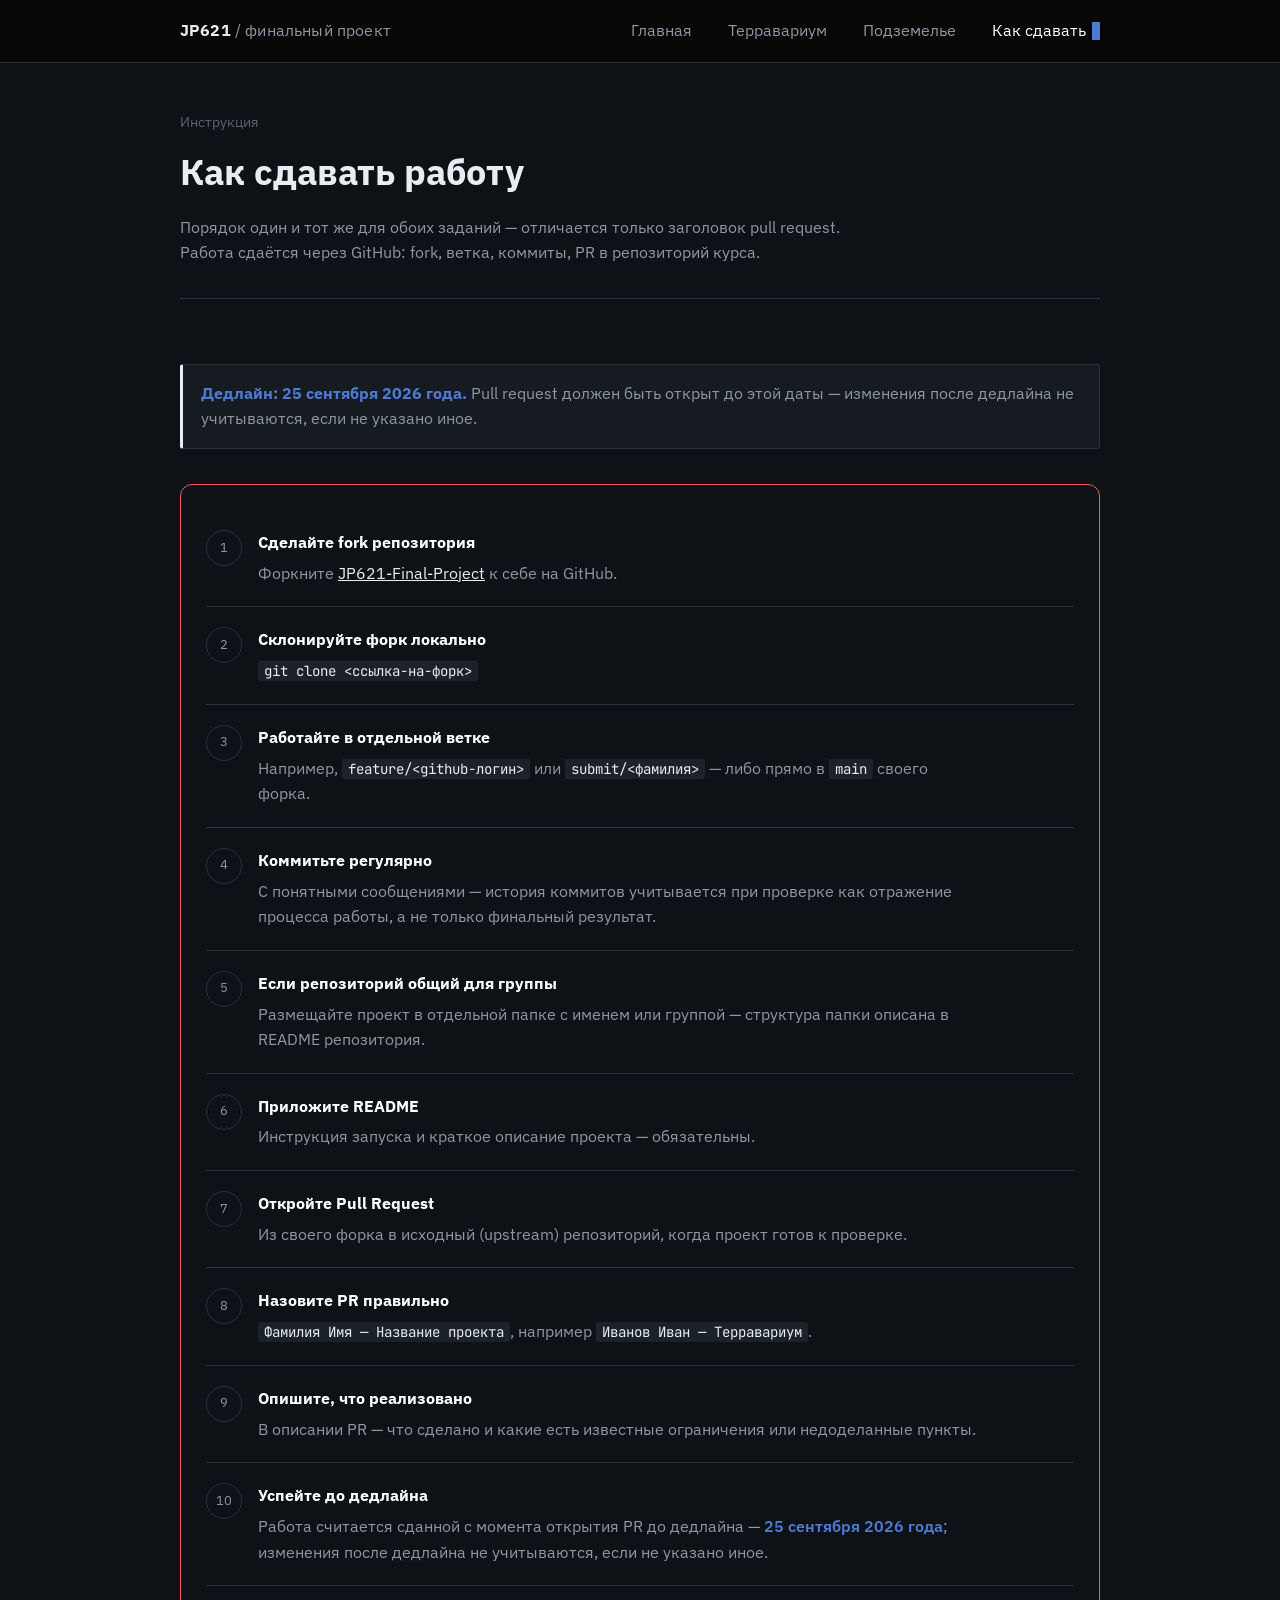
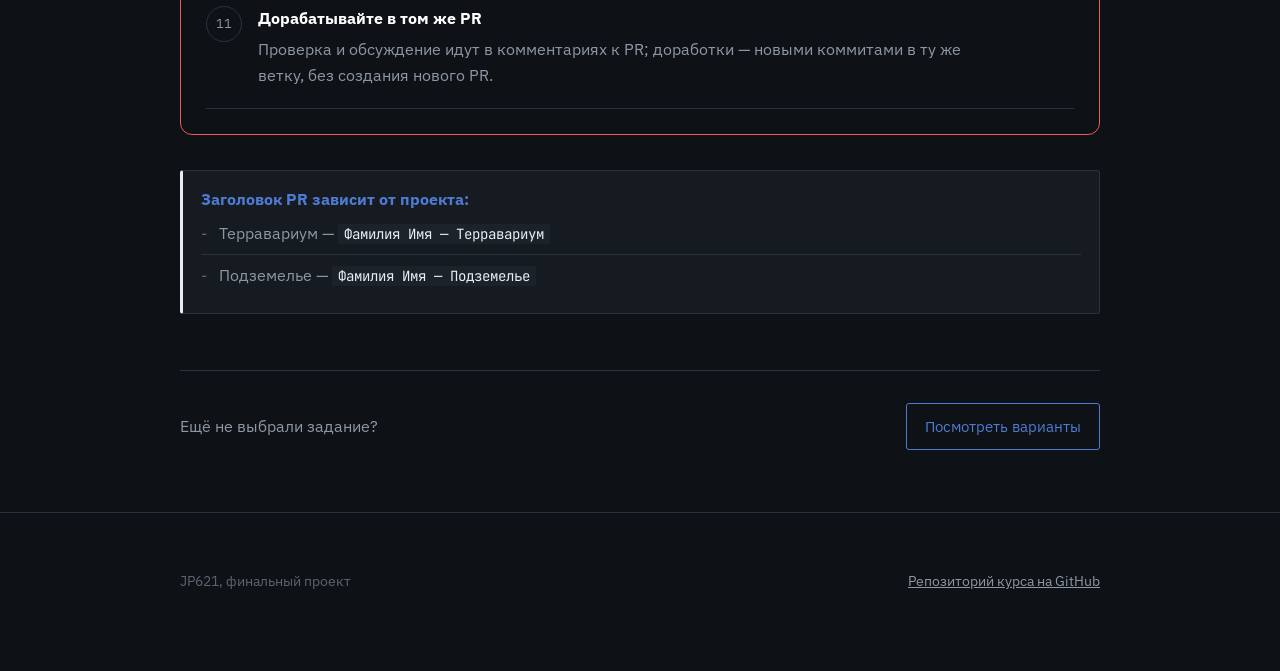
<file: docs/submission.html>
<!doctype html>
<html lang="ru">
<head>
  <meta charset="utf-8" />
  <meta name="viewport" content="width=device-width, initial-scale=1" />
  <title>Как сдавать работу — JP621</title>
  <meta name="description" content="Пошаговая инструкция сдачи финального проекта JP621 через fork и pull request на GitHub." />
  <link rel="stylesheet" href="assets/style.css" />
</head>
<body>
  <header class="site-header">
    <div class="shell nav">
      <a class="nav-brand" href="index.html">JP621 <span class="dim">/ финальный проект</span></a>
      <button class="nav-toggle" aria-expanded="false" aria-controls="nav-links" aria-label="Открыть меню"><span></span></button>
      <ul class="nav-links" id="nav-links">
        <li><a href="index.html">Главная</a></li>
        <li><a href="pet-terrarium.html">Терравариум</a></li>
        <li><a href="dungeon-quest.html">Подземелье</a></li>
        <li><a href="submission.html" aria-current="page">Как сдавать</a></li>
      </ul>
    </div>
  </header>

  <div class="shell page-title">
    <p class="kicker">Инструкция</p>
    <h1>Как сдавать работу</h1>
    <p>
      Порядок один и тот же для обоих заданий — отличается только заголовок
      pull request. Работа сдаётся через GitHub: fork, ветка, коммиты, PR в
      репозиторий курса.
    </p>
  </div>

  <main class="shell">
    <div class="prose">
      <div class="callout">
        <strong>Дедлайн: 25 сентября 2026 года.</strong> Pull request должен
        быть открыт до этой даты — изменения после дедлайна не учитываются,
        если не указано иное.
      </div>

      <div class="steps">
        <div class="step">
          <h3>Сделайте fork репозитория</h3>
          <p>Форкните <a href="https://github.com/ZakharMarinin/JP621-Final-Project" target="_blank" rel="noopener">JP621-Final-Project</a> к себе на GitHub.</p>
        </div>
        <div class="step">
          <h3>Склонируйте форк локально</h3>
          <p><code>git clone &lt;ссылка-на-форк&gt;</code></p>
        </div>
        <div class="step">
          <h3>Работайте в отдельной ветке</h3>
          <p>Например, <code>feature/&lt;github-логин&gt;</code> или <code>submit/&lt;фамилия&gt;</code> — либо прямо в <code>main</code> своего форка.</p>
        </div>
        <div class="step">
          <h3>Коммитьте регулярно</h3>
          <p>С понятными сообщениями — история коммитов учитывается при проверке как отражение процесса работы, а не только финальный результат.</p>
        </div>
        <div class="step">
          <h3>Если репозиторий общий для группы</h3>
          <p>Размещайте проект в отдельной папке с именем или группой — структура папки описана в README репозитория.</p>
        </div>
        <div class="step">
          <h3>Приложите README</h3>
          <p>Инструкция запуска и краткое описание проекта — обязательны.</p>
        </div>
        <div class="step">
          <h3>Откройте Pull Request</h3>
          <p>Из своего форка в исходный (upstream) репозиторий, когда проект готов к проверке.</p>
        </div>
        <div class="step">
          <h3>Назовите PR правильно</h3>
          <p><code>Фамилия Имя — Название проекта</code>, например <code>Иванов Иван — Терравариум</code>.</p>
        </div>
        <div class="step">
          <h3>Опишите, что реализовано</h3>
          <p>В описании PR — что сделано и какие есть известные ограничения или недоделанные пункты.</p>
        </div>
        <div class="step">
          <h3>Успейте до дедлайна</h3>
          <p>Работа считается сданной с момента открытия PR до дедлайна — <strong>25 сентября 2026 года</strong>; изменения после дедлайна не учитываются, если не указано иное.</p>
        </div>
        <div class="step">
          <h3>Дорабатывайте в том же PR</h3>
          <p>Проверка и обсуждение идут в комментариях к PR; доработки — новыми коммитами в ту же ветку, без создания нового PR.</p>
        </div>
      </div>

      <div class="callout">
        <strong>Заголовок PR зависит от проекта:</strong>
        <ul class="plain">
          <li>Терравариум — <code>Фамилия Имя — Терравариум</code></li>
          <li>Подземелье — <code>Фамилия Имя — Подземелье</code></li>
        </ul>
      </div>
    </div>

    <div class="cta-footer">
      <p>Ещё не выбрали задание?</p>
      <a class="btn" href="index.html">Посмотреть варианты</a>
    </div>
  </main>

  <footer class="site-footer">
    <div class="shell row">
      <span>JP621, финальный проект</span>
      <a href="https://github.com/ZakharMarinin/JP621-Final-Project" target="_blank" rel="noopener">Репозиторий курса на GitHub</a>
    </div>
  </footer>

  <script src="assets/script.js"></script>
</body>
</html>
</file>
<file: docs/assets/style.css>
/* JP621 — course project site
   Sans for reading, JetBrains Mono for anything that is code. Cool dark
   palette with two thematic accents: teal (Терравариум) and red (Подземелье). */

@import url("https://fonts.googleapis.com/css2?family=IBM+Plex+Sans:wght@400;500;600;700&family=JetBrains+Mono:wght@400;500;700&display=swap");

:root {
  --bg: #0e1217;
  --surface: #161b21;
  --surface-2: #1c222a;
  --border: #2a323c;
  --text: #e9edf2;
  --text-dim: #8d97a4;
  --text-faint: #5b6472;
  --white: #ffffff;

  --accent: #4f7ad1;
  --accent-danger: #ef5a5a;

  --font-sans: "IBM Plex Sans", "Segoe UI", system-ui, sans-serif;
  --font-mono: "JetBrains Mono", ui-monospace, "SF Mono", Menlo, Consolas, monospace;

  --measure: 72ch;
  --radius: 3px;
  --ease: cubic-bezier(0.4, 0, 0.2, 1);
}

* {
  box-sizing: border-box;
}

html {
  background: var(--bg);
  color-scheme: dark;
}

body {
  margin: 0;
  background: var(--bg);
  color: var(--text);
  font-family: var(--font-sans);
  font-size: 16px;
  line-height: 1.6;
  -webkit-font-smoothing: antialiased;
  text-rendering: optimizeLegibility;
}

::selection {
  background: var(--accent);
  color: var(--bg);
}

a {
  color: var(--text);
}

a:focus-visible,
button:focus-visible,
[tabindex]:focus-visible {
  outline: 1px solid var(--text);
  outline-offset: 3px;
}

img {
  max-width: 100%;
}

code {
  font-family: var(--font-mono);
  background: var(--surface-2);
  padding: 1px 6px;
  border-radius: 2px;
  color: var(--text);
  font-size: 0.88em;
}

/* ---------- layout shell ---------- */

.shell {
  max-width: 920px;
  margin: 0 auto;
  padding: 30px 0;
}

@media (max-width: 1000px) {
  .shell {
    padding: 30px 20px;
  }
}

/* ---------- nav ---------- */

.site-header {
  position: sticky;
  padding: 0 20px;
  top: 0;
  z-index: 100;
  background: rgba(6, 6, 6, 0.86);
  backdrop-filter: blur(6px);
  border-bottom: 1px solid var(--border);
}

.nav {
  display: flex;
  align-items: center;
  justify-content: space-between;
  gap: 16px;
  padding: 18px 0;
  flex-wrap: wrap;
}

.nav-brand {
  font-weight: 700;
  letter-spacing: 0.01em;
  text-decoration: none;
  color: var(--text);
  white-space: nowrap;
}

.nav-brand .dim {
  color: var(--text-dim);
  font-weight: 400;
}

.nav-links {
  display: flex;
  gap: 22px;
  list-style: none;
  margin: 0;
  padding: 0;
}

.nav-links a {
  position: relative;
  text-decoration: none;
  color: var(--text-dim);
  padding-right: 14px;
  transition: color 0.2s var(--ease);
}

.nav-links a::after {
  content: "";
  position: absolute;
  right: 0;
  top: 0.15em;
  width: 8px;
  height: 1.1em;
  background: var(--accent);
  opacity: 0;
  transition: opacity 0.2s var(--ease);
}

.nav-links a:hover {
  color: var(--text);
}

.nav-links a[aria-current="page"] {
  color: var(--white);
}

.nav-links a[aria-current="page"]::after {
  opacity: 1;
  animation: caret-blink 1.1s steps(1) infinite;
}

@keyframes caret-blink {
  0% { opacity: 0; }
  2%, 48% { opacity: 1; }
  52%, 100% { opacity: 0; }
}

@media (prefers-reduced-motion: reduce) {
  .nav-links a[aria-current="page"]::after {
    animation: none;
    opacity: 1;
  }
}

/* ---------- nav: mobile hamburger ---------- */

.nav-toggle {
  display: none;
  position: relative;
  width: 38px;
  height: 34px;
  padding: 0;
  background: transparent;
  border: 1px solid var(--border);
  border-radius: var(--radius);
  cursor: pointer;
}

.nav-toggle span,
.nav-toggle::before,
.nav-toggle::after {
  content: "";
  position: absolute;
  left: 9px;
  right: 9px;
  height: 1.5px;
  background: var(--text);
  transition: transform 0.2s var(--ease), opacity 0.2s var(--ease);
}

.nav-toggle::before { top: 13px; }
.nav-toggle span { top: 16.5px; }
.nav-toggle::after { top: 20px; }

.nav-toggle[aria-expanded="true"]::before {
  transform: translateY(3.5px) rotate(45deg);
}

.nav-toggle[aria-expanded="true"]::after {
  transform: translateY(-3.5px) rotate(-45deg);
}

.nav-toggle[aria-expanded="true"] span {
  opacity: 0;
}

@media (max-width: 1000px) {
  .nav-toggle {
    display: block;
  }

  .nav-links {
    display: none;
    position: absolute;
    left: 0;
    right: 0;
    top: 100%;
    flex-direction: column;
    gap: 0;
    background: var(--bg);
    border-bottom: 1px solid var(--border);
    padding: 6px 0;
  }

  .nav-links.open {
    display: flex;
  }

  .nav-links a {
    display: block;
    padding: 14px 24px;
  }

  .nav-links a::after {
    right: 24px;
  }
}

/* ---------- hero / terminal ---------- */

.hero {
  padding: 64px 0 48px;
  border-bottom: 1px solid var(--border);
}

.terminal {
  background: var(--surface);
  border: 1px solid var(--border);
  border-radius: var(--radius);
  padding: 20px 22px;
  margin-bottom: 36px;
  font-family: var(--font-mono);
  font-size: 14.5px;
  line-height: 1.7;
  overflow-x: auto;
}

.terminal .line {
  white-space: pre;
}

.terminal .prompt {
  color: var(--text-dim);
}

.terminal .out {
  color: var(--white);
}

.terminal .type-cmd {
  display: inline-block;
  overflow: hidden;
  white-space: nowrap;
  vertical-align: bottom;
  width: 0;
  animation: type-reveal linear forwards;
  animation-duration: calc(var(--n, 10) * 45ms);
  animation-timing-function: steps(var(--n, 10), end);
  animation-delay: var(--d, 0s);
  animation-fill-mode: backwards;
}

@keyframes type-reveal {
  to { width: calc(var(--n, 10) * 1ch); }
}

.terminal .type-out {
  opacity: 0;
  animation: fade-in 0.3s ease-out forwards;
  animation-delay: var(--d, 0s);
}

@keyframes fade-in {
  to { opacity: 1; }
}

.terminal .caret {
  display: inline-block;
  width: 0.55em;
  height: 1em;
  background: var(--accent);
  vertical-align: -0.15em;
  margin-left: 2px;
  animation: caret-blink 1.1s steps(1) infinite;
  animation-delay: var(--d, 0s);
  animation-fill-mode: backwards;
}

@media (prefers-reduced-motion: reduce) {
  .terminal .caret,
  .terminal .type-cmd,
  .terminal .type-out {
    animation: none !important;
    width: auto !important;
    opacity: 1 !important;
  }
}

.hero h1 {
  font-size: clamp(28px, 4.4vw, 42px);
  line-height: 1.25;
  font-weight: 700;
  margin: 0 0 18px;
  max-width: 22ch;
}

.hero p {
  color: var(--text-dim);
  max-width: 62ch;
  margin: 0;
}

/* ---------- project cards (home) ---------- */

.grid-2 {
  display: grid;
  grid-template-columns: 1fr 1fr;
  gap: 20px;
}

@media (max-width: 1000px) {
  .grid-2 {
    grid-template-columns: 1fr;
  }
}

.card {
  display: flex;
  flex-direction: column;
  border: 1px solid var(--border);
  border-radius: var(--radius);
  padding: 26px;
  text-decoration: none;
  color: var(--text);
  background: var(--surface);
  transition: border-color 0.2s var(--ease), transform 0.2s var(--ease);
}

.card:hover {
  border-color: var(--text-dim);
  transform: translateY(-2px);
}

.card.terrarium:hover {
  border-color: var(--accent);
}

.card.dungeon:hover {
  border-color: var(--accent-danger);
}

.card h3 {
  margin: 0 0 8px;
  font-size: 19px;
}

.card .tagline {
  color: var(--text-dim);
  margin: 0 0 18px;
}

.card .meta {
  margin-top: auto;
  padding-top: 16px;
  border-top: 1px solid var(--border);
  color: var(--text-faint);
  font-size: 13.5px;
}

.card .go {
  display: inline-block;
  margin-top: 16px;
  font-weight: 600;
}

.card .go::after {
  content: "";
  display: inline-block;
  width: 6px;
  height: 6px;
  margin-left: 6px;
  background: var(--text-dim);
  transition: background 0.2s var(--ease);
}

.card.terrarium:hover .go::after {
  background: var(--accent);
}

.card.dungeon:hover .go::after {
  background: var(--accent-danger);
}

/* vitals sliver — pet-terrarium card personality */
.vitals {
  display: flex;
  gap: 4px;
  margin-top: 14px;
}

.vitals span {
  height: 4px;
  flex: 1;
  background: var(--border);
  overflow: hidden;
  position: relative;
}

.vitals span::after {
  content: "";
  position: absolute;
  inset: 0;
  background: var(--accent);
  transform: scaleX(0);
  transform-origin: left;
  transition: transform 0.5s var(--ease);
}

.card:hover .vitals span::after {
  transform: scaleX(1);
}

.vitals span:nth-child(2)::after { transition-delay: 0.06s; }
.vitals span:nth-child(3)::after { transition-delay: 0.12s; }
.vitals span:nth-child(4)::after { transition-delay: 0.18s; }

/* HP bar — dungeon-quest card personality */
.hp-bar {
  height: 4px;
  margin-top: 14px;
  background: var(--border);
  position: relative;
  overflow: hidden;
}

.hp-bar::after {
  content: "";
  position: absolute;
  inset: 0;
  background: var(--accent-danger);
  transform: scaleX(1);
  transform-origin: right;
  transition: transform 0.35s var(--ease);
}

.card:hover .hp-bar::after {
  animation: hp-hit 0.6s var(--ease);
}

@keyframes hp-hit {
  0% { transform: scaleX(1); }
  40% { transform: scaleX(0.35); }
  100% { transform: scaleX(1); }
}

@media (prefers-reduced-motion: reduce) {
  .vitals span::after,
  .hp-bar::after,
  .card:hover .hp-bar::after {
    animation: none;
    transition: none;
    transform: scaleX(1);
  }
}

/* ---------- buttons ---------- */

.btn {
  display: inline-block;
  padding: 11px 18px;
  border: 1px solid var(--accent);
  border-radius: var(--radius);
  color: var(--accent);
  text-decoration: none;
  background: transparent;
  transition: background 0.15s var(--ease), color 0.15s var(--ease);
  font-family: inherit;
  font-size: 14.5px;
  cursor: pointer;
}

.btn:hover {
  background: var(--accent);
  color: var(--bg);
}

/* ---------- prose / page body ---------- */

main {
  padding: 48px 0 80px;
}

.prose {
  max-width: var(--measure);
}

.prose section {
  margin-bottom: 35px;
}

.prose h2 {
  font-size: 22px;
  margin: 56px 0 16px;
  border-top: 1px solid var(--border);
  padding-top: 32px;
}

.prose section:first-of-type h2,
.prose h2:first-child {
  margin-top: 0;
  border-top: none;
  padding-top: 0;
}

.prose h3 {
  font-size: 16.5px;
  margin: 28px 0 10px;
  color: var(--white);
}

.prose p {
  color: var(--text-dim);
  max-width: var(--measure);
}

.prose p + p {
  margin-top: 14px;
}

.page-title {
  padding: 48px 0 32px;
  border-bottom: 1px solid var(--border);
}

.page-title .kicker {
  color: var(--text-faint);
  margin: 0 0 10px;
  font-size: 14px;
}

.page-title h1 {
  font-size: clamp(26px, 4vw, 36px);
  margin: 0 0 14px;
}

.page-title p {
  color: var(--text-dim);
  max-width: 68ch;
  margin: 0;
}

/* requirement list — real sequence, native numbering */
ol.reqs {
  list-style: none;
  counter-reset: req;
  margin: 0;
  padding: 0;
}

ol.reqs li {
  counter-increment: req;
  position: relative;
  padding: 14px 0 14px 44px;
  border-bottom: 1px solid var(--border);
  color: var(--text-dim);
}

ol.reqs li:first-child {
  padding-top: 0;
}

ol.reqs li::before {
  content: counter(req);
  position: absolute;
  left: 0;
  top: 14px;
  color: var(--text-faint);
  width: 28px;
  text-align: right;
}

ol.reqs li strong {
  color: var(--text);
  font-weight: 600;
}

ul.plain {
  list-style: none;
  margin: 0;
  padding: 0;
}

ul.plain li {
  position: relative;
  padding: 8px 0 8px 18px;
  color: var(--text-dim);
  border-bottom: 1px solid var(--border);
}

ul.plain li:last-child {
  border-bottom: none;
}

ul.plain li::before {
  content: "-";
  position: absolute;
  left: 0;
  color: var(--text-faint);
}

/* ---------- 4 OOP principles grid ---------- */

.principles {
  display: grid;
  grid-template-columns: 1fr 1fr;
  gap: 1px;
  background: var(--border);
  border: 1px solid var(--border);
  margin: 20px 0;
}

@media (max-width: 1000px) {
  .principles {
    grid-template-columns: 1fr;
  }
}

.principle {
  background: var(--surface);
  padding: 22px;
}

.principle h3 {
  margin: 0 0 8px;
}

.principle p {
  margin: 0;
  color: var(--text-dim);
  font-size: 14.5px;
}

/* ---------- taxonomy (species / definitions) ---------- */

.dl {
  border-top: 1px solid var(--border);
  margin: 20px 0;
}

.dl-row {
  display: grid;
  grid-template-columns: 160px 1fr;
  gap: 20px;
  padding: 18px 0;
  border-bottom: 1px solid var(--border);
}

@media (max-width: 1000px) {
  .dl-row {
    grid-template-columns: 1fr;
    gap: 6px;
  }
}

.dl-row dt {
  font-weight: 600;
  color: var(--white);
}

.dl-row dt .code {
  display: block;
  color: var(--text-faint);
  font-family: var(--font-mono);
  font-weight: 400;
  font-size: 13px;
  margin-top: 2px;
}

.dl-row dd {
  margin: 0;
  color: var(--text-dim);
}

/* ---------- world minimums (stat blocks) ---------- */

.stats {
  display: grid;
  grid-template-columns: repeat(4, 1fr);
  gap: 1px;
  background: var(--border);
  border: 1px solid var(--border);
  margin: 20px 0;
}

@media (max-width: 1000px) {
  .stats {
    grid-template-columns: 1fr 1fr;
  }
}

.stat {
  background: var(--surface);
  padding: 20px 16px;
}

.stat .n {
  font-size: 26px;
  font-weight: 700;
  font-family: var(--font-mono);
  color: var(--accent-danger);
}

.stat .label {
  color: var(--text-dim);
  font-size: 13.5px;
  margin-top: 4px;
}

/* ---------- code / schema / tree blocks ---------- */

.code-block {
  margin: 20px 0;
  border: 1px solid var(--border);
  border-radius: var(--radius);
  overflow: hidden;
}

.code-block .tab {
  padding: 8px 14px;
  border-bottom: 1px solid var(--border);
  color: var(--text-faint);
  font-family: var(--font-mono);
  font-size: 13px;
  background: var(--surface-2);
}

.code-block pre {
  margin: 0;
  padding: 16px 18px;
  overflow-x: auto;
  background: var(--surface);
  font-family: var(--font-mono);
  font-size: 13.5px;
  line-height: 1.65;
  color: var(--text-dim);
}

.code-block pre .hl {
  color: var(--white);
}

/* ---------- criteria table ---------- */

.table-wrap {
  overflow-x: auto;
  margin: 20px 0;
}

table.criteria {
  width: 100%;
  border-collapse: collapse;
  font-size: 14.5px;
}

table.criteria th,
table.criteria td {
  text-align: left;
  padding: 12px 14px;
  border-bottom: 1px solid var(--border);
}

table.criteria th {
  color: var(--text-faint);
  font-weight: 400;
  border-bottom: 1px solid var(--text-faint);
}

table.criteria td:first-child {
  color: var(--text);
}

.weight {
  white-space: nowrap;
  color: var(--text-dim);
}

.weight .dots {
  letter-spacing: 2px;
  color: var(--accent);
  margin-right: 8px;
}

/* ---------- callout ---------- */

.callout {
  border: 1px solid var(--border);
  border-left: 3px solid var(--text);
  border-radius: var(--radius);
  padding: 16px 18px;
  margin: 35px 0;
  color: var(--text-dim);
  background: var(--surface);
}

.callout strong {
  color: var(--accent);
}

/* ---------- submission steps ---------- */

.steps {
  counter-reset: step;
  padding: 25px;
  border: 1px solid var(--accent-danger);
  border-radius: 12px;
}

.step {
  counter-increment: step;
  position: relative;
  padding: 20px 0 20px 52px;
  border-bottom: 1px solid var(--border);
}

.step::before {
  content: counter(step);
  position: absolute;
  left: 0;
  top: 20px;
  width: 34px;
  height: 34px;
  border: 1px solid var(--border);
  border-radius: 50%;
  display: flex;
  align-items: center;
  justify-content: center;
  color: var(--text-dim);
  font-size: 13px;
}

.step h3 {
  margin: 0 0 6px;
  font-size: 15.5px;
  color: var(--white);
}

.step p {
  margin: 0;
  color: var(--text-dim);
}

.step p strong {
  color: var(--accent);
  font-weight: 600;
}

@media (min-width: 1000px) {
  .steps {
    min-width: 920px;
  }

  .callout {
    min-width: 920px;
  }
}

/* ---------- footer ---------- */

.cta-footer {
  margin-top: 56px;
  padding: 32px 0;
  border-top: 1px solid var(--border);
  display: flex;
  align-items: center;
  justify-content: space-between;
  gap: 16px;
  flex-wrap: wrap;
}

.cta-footer p {
  margin: 0;
  color: var(--text-dim);
}

.cta-footer p strong {
  color: var(--accent);
  font-weight: 600;
}

.site-footer {
  border-top: 1px solid var(--border);
  padding: 28px 0 48px;
  color: var(--text-faint);
  font-size: 13.5px;
}

.site-footer a {
  color: var(--text-dim);
}

.site-footer .row {
  display: flex;
  justify-content: space-between;
  gap: 16px;
  flex-wrap: wrap;
}

/* ---------- mobile rhythm ---------- */

@media (max-width: 1000px) {
  .hero {
    padding: 36px 20px 32px;
  }

  .hero h1 {
    max-width: none;
  }

  .page-title {
    padding: 28px 20px 24px;
  }

  main {
    padding: 32px 20px 56px;
  }

  .card {
    padding: 22px;
  }

  .prose h2 {
    margin: 40px 0 14px;
    padding: 24px 0 0;
  }

  .principle,
  .dl-row,
  .stat {
    padding: 18px;
  }

  .step {
    padding-left: 46px;
  }

  .step::before {
    width: 30px;
    height: 30px;
  }

  .cta-footer {
    flex-direction: column;
    align-items: flex-start;
  }
}
</file>
